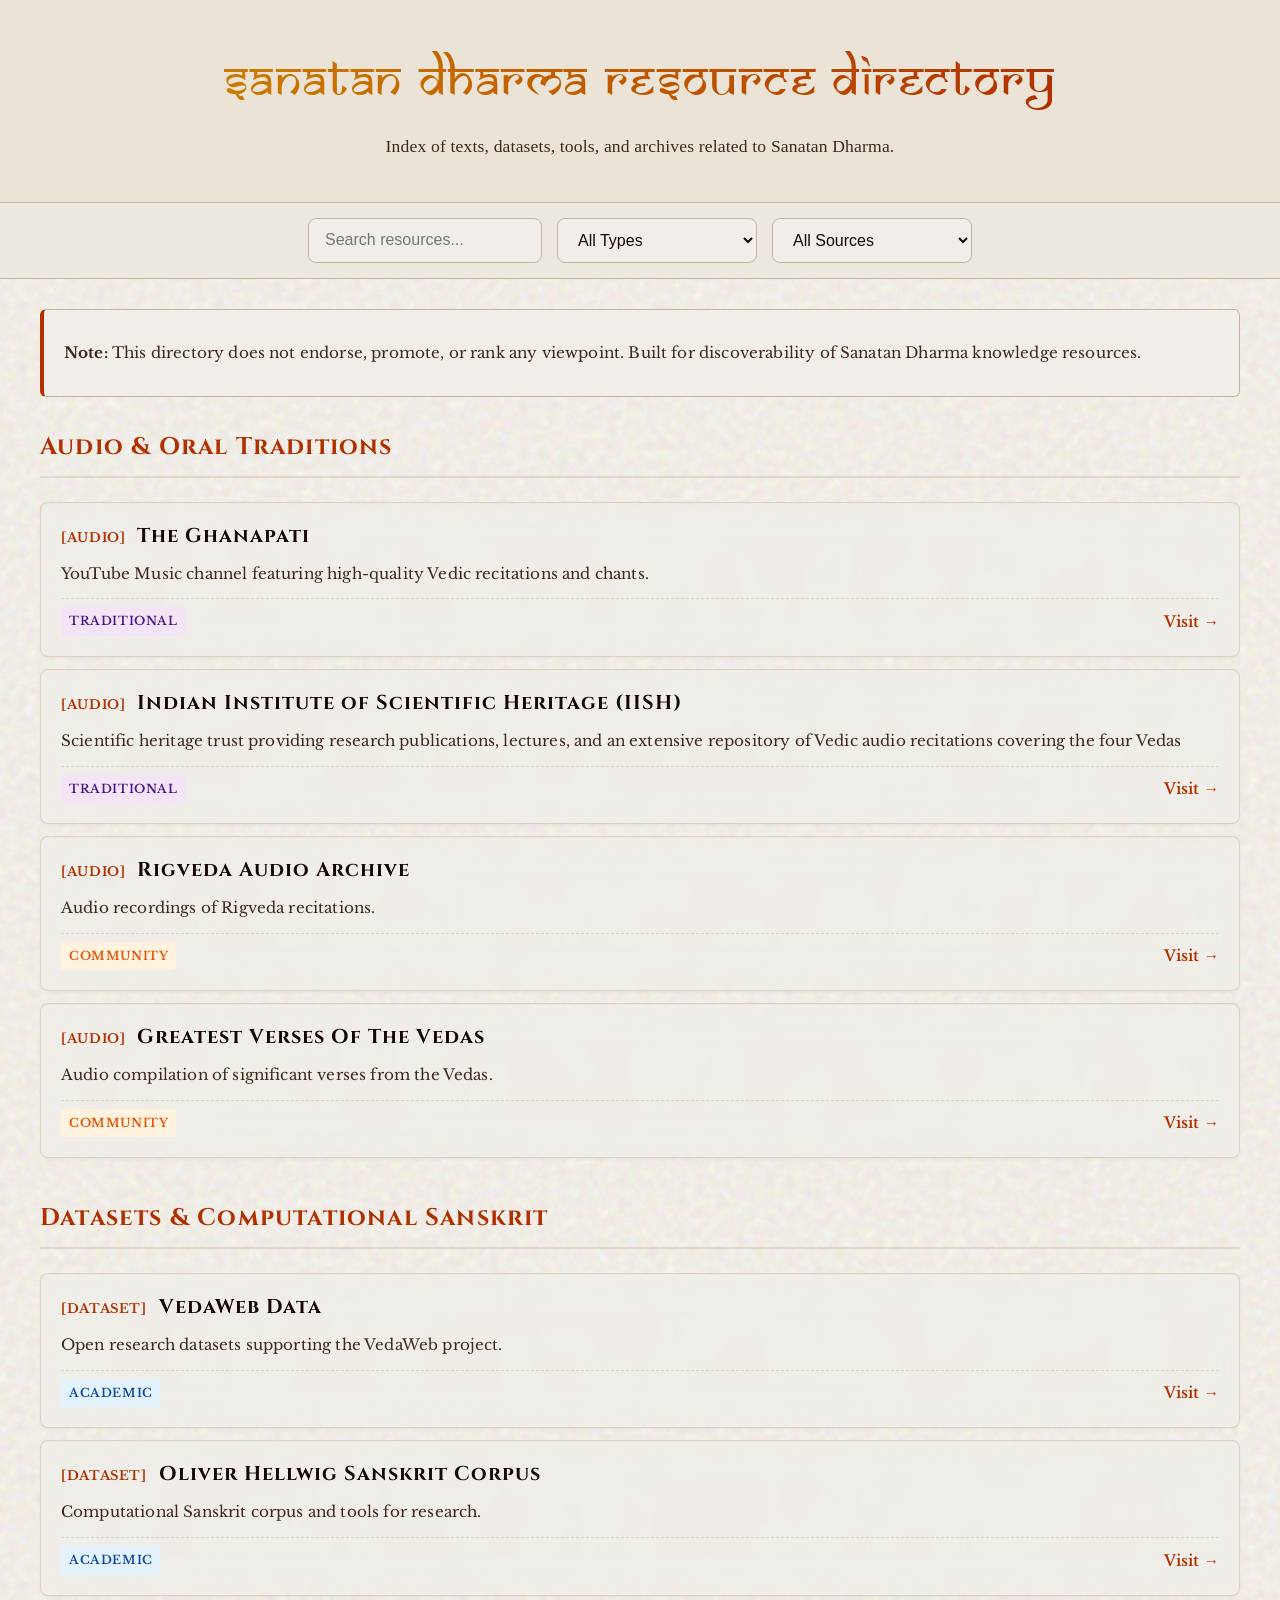
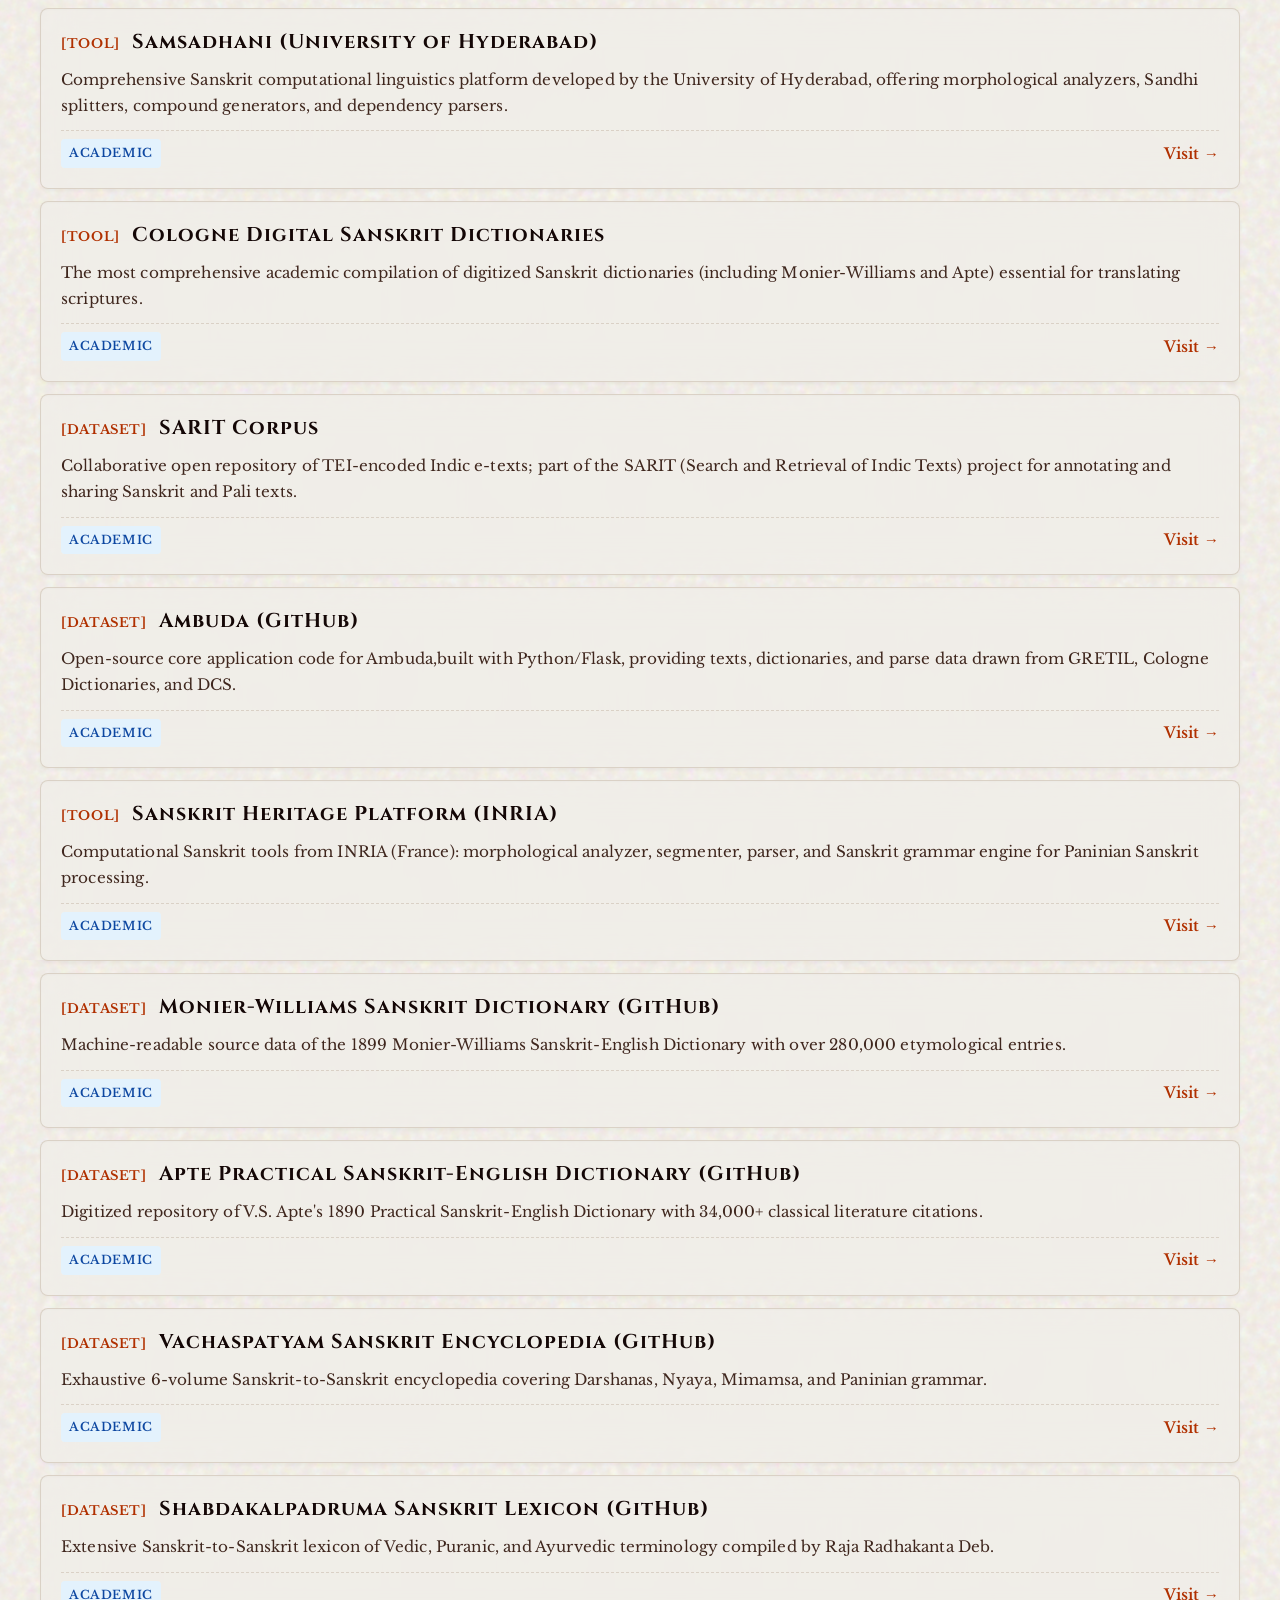
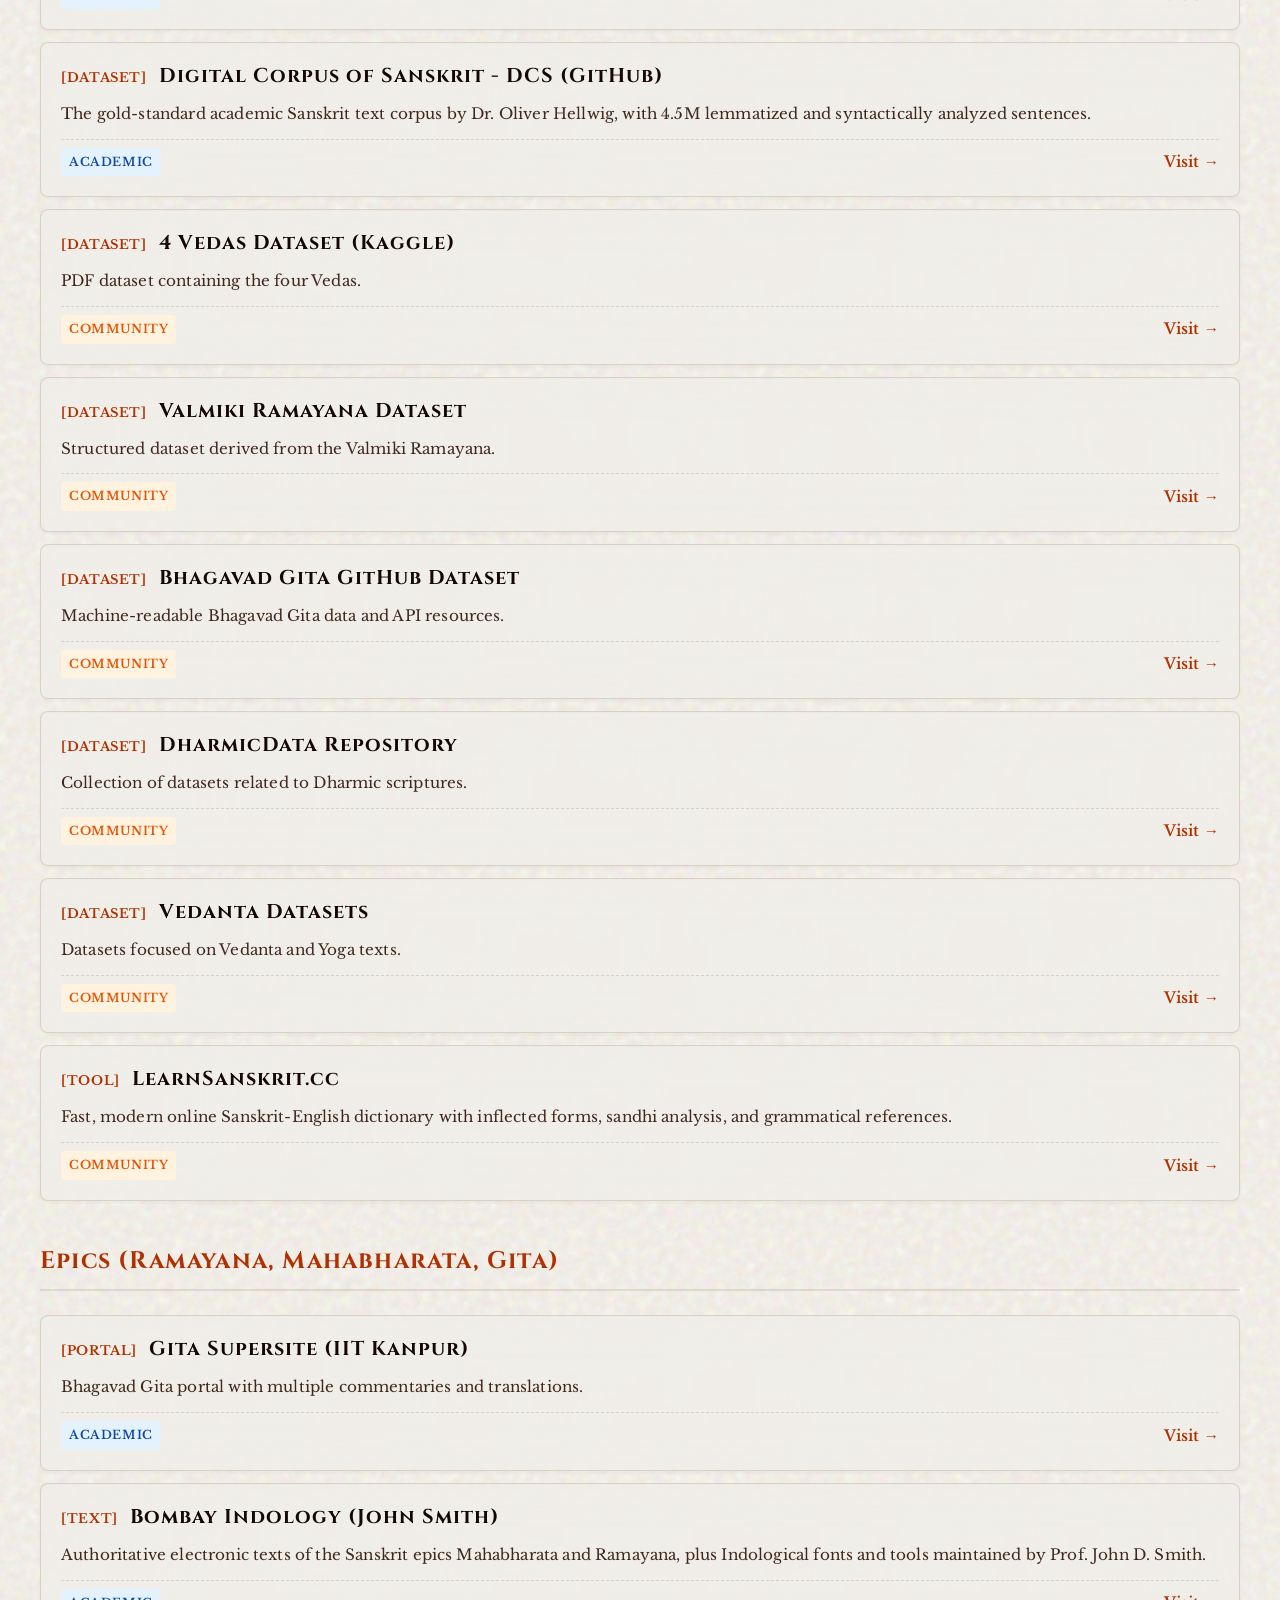
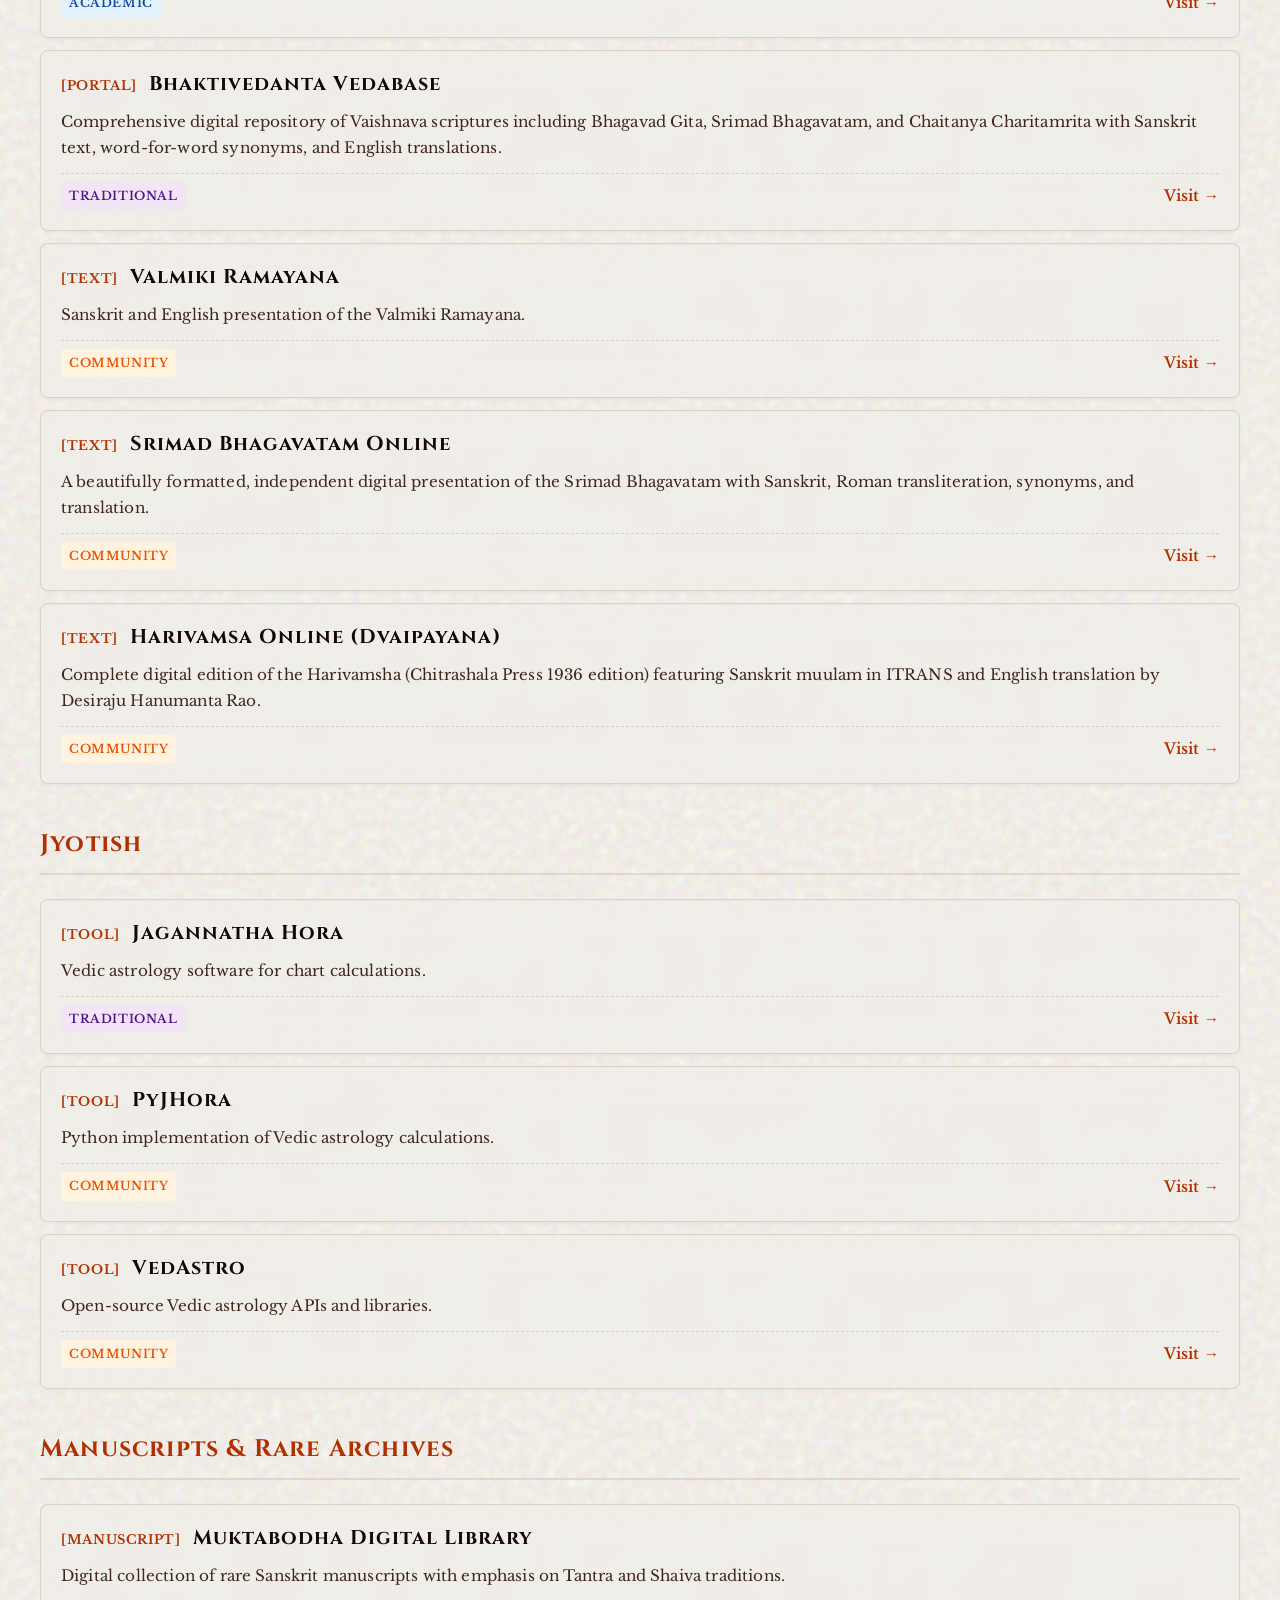
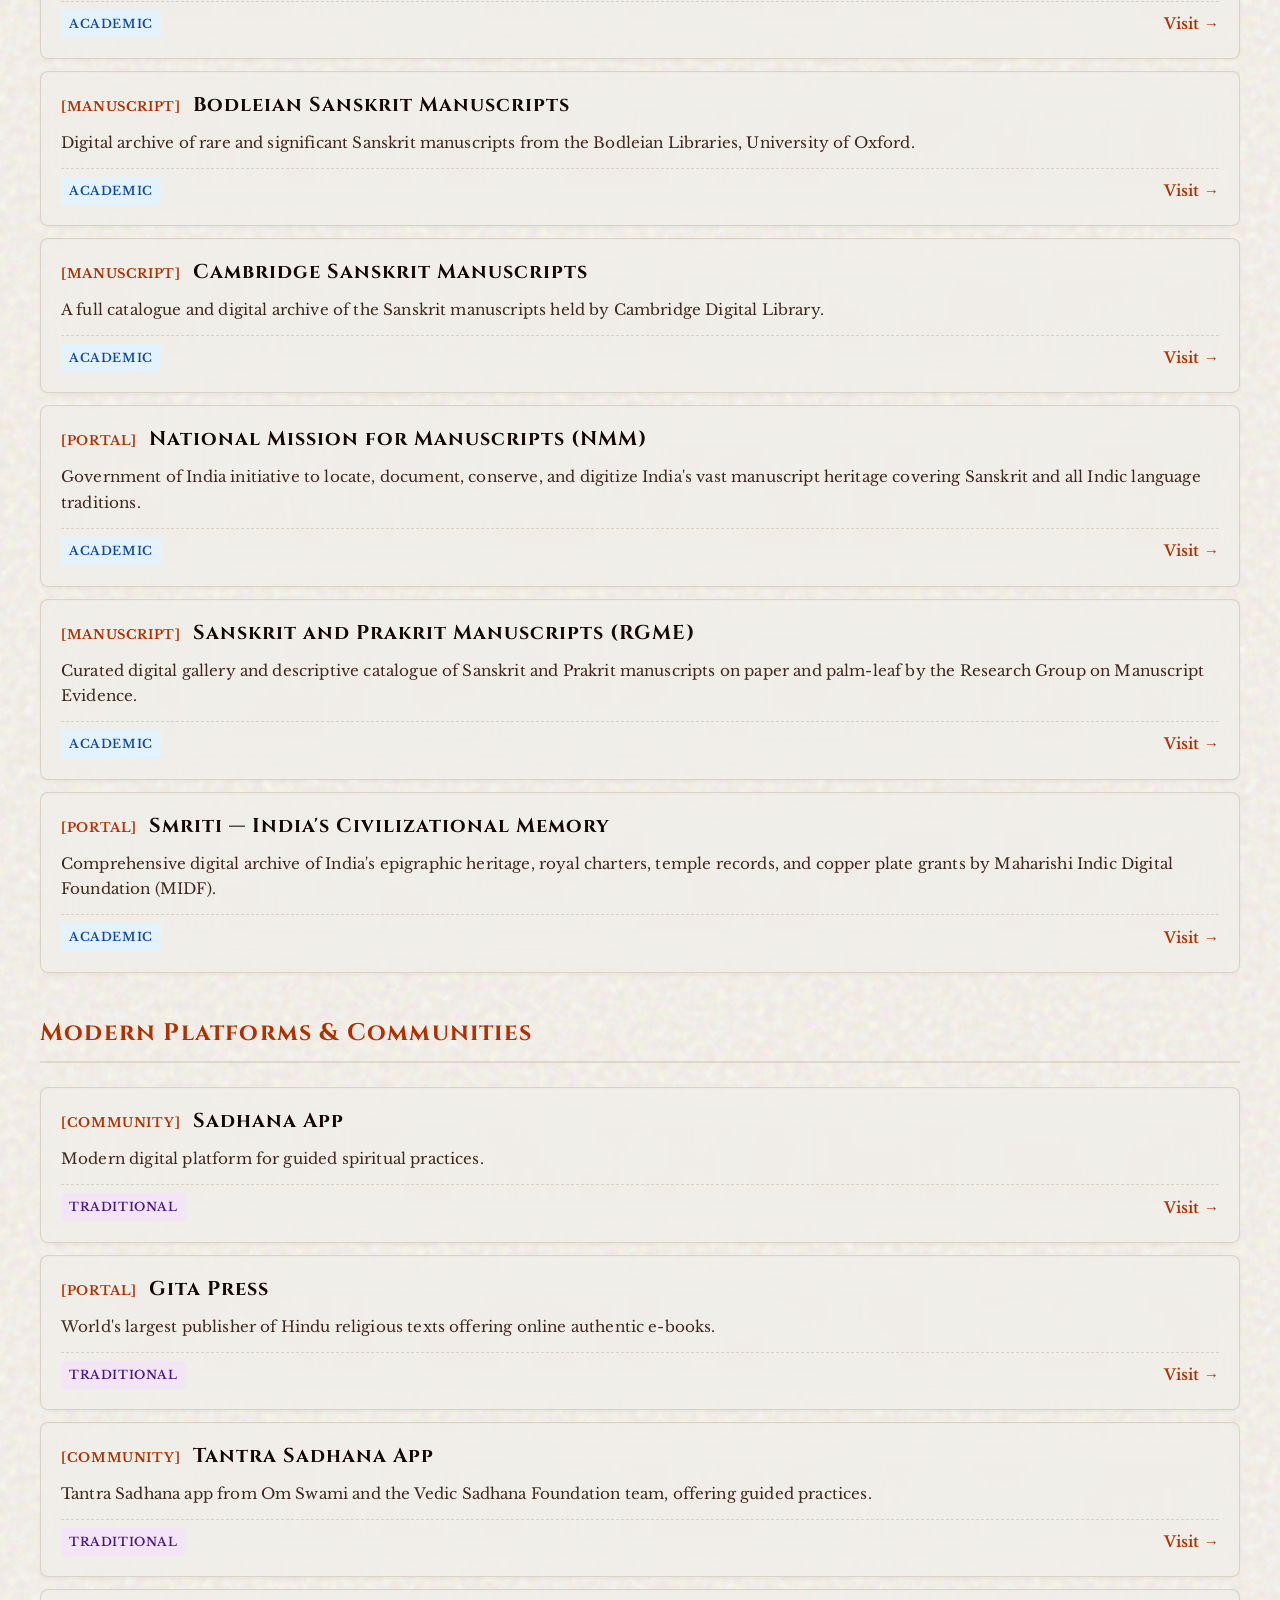
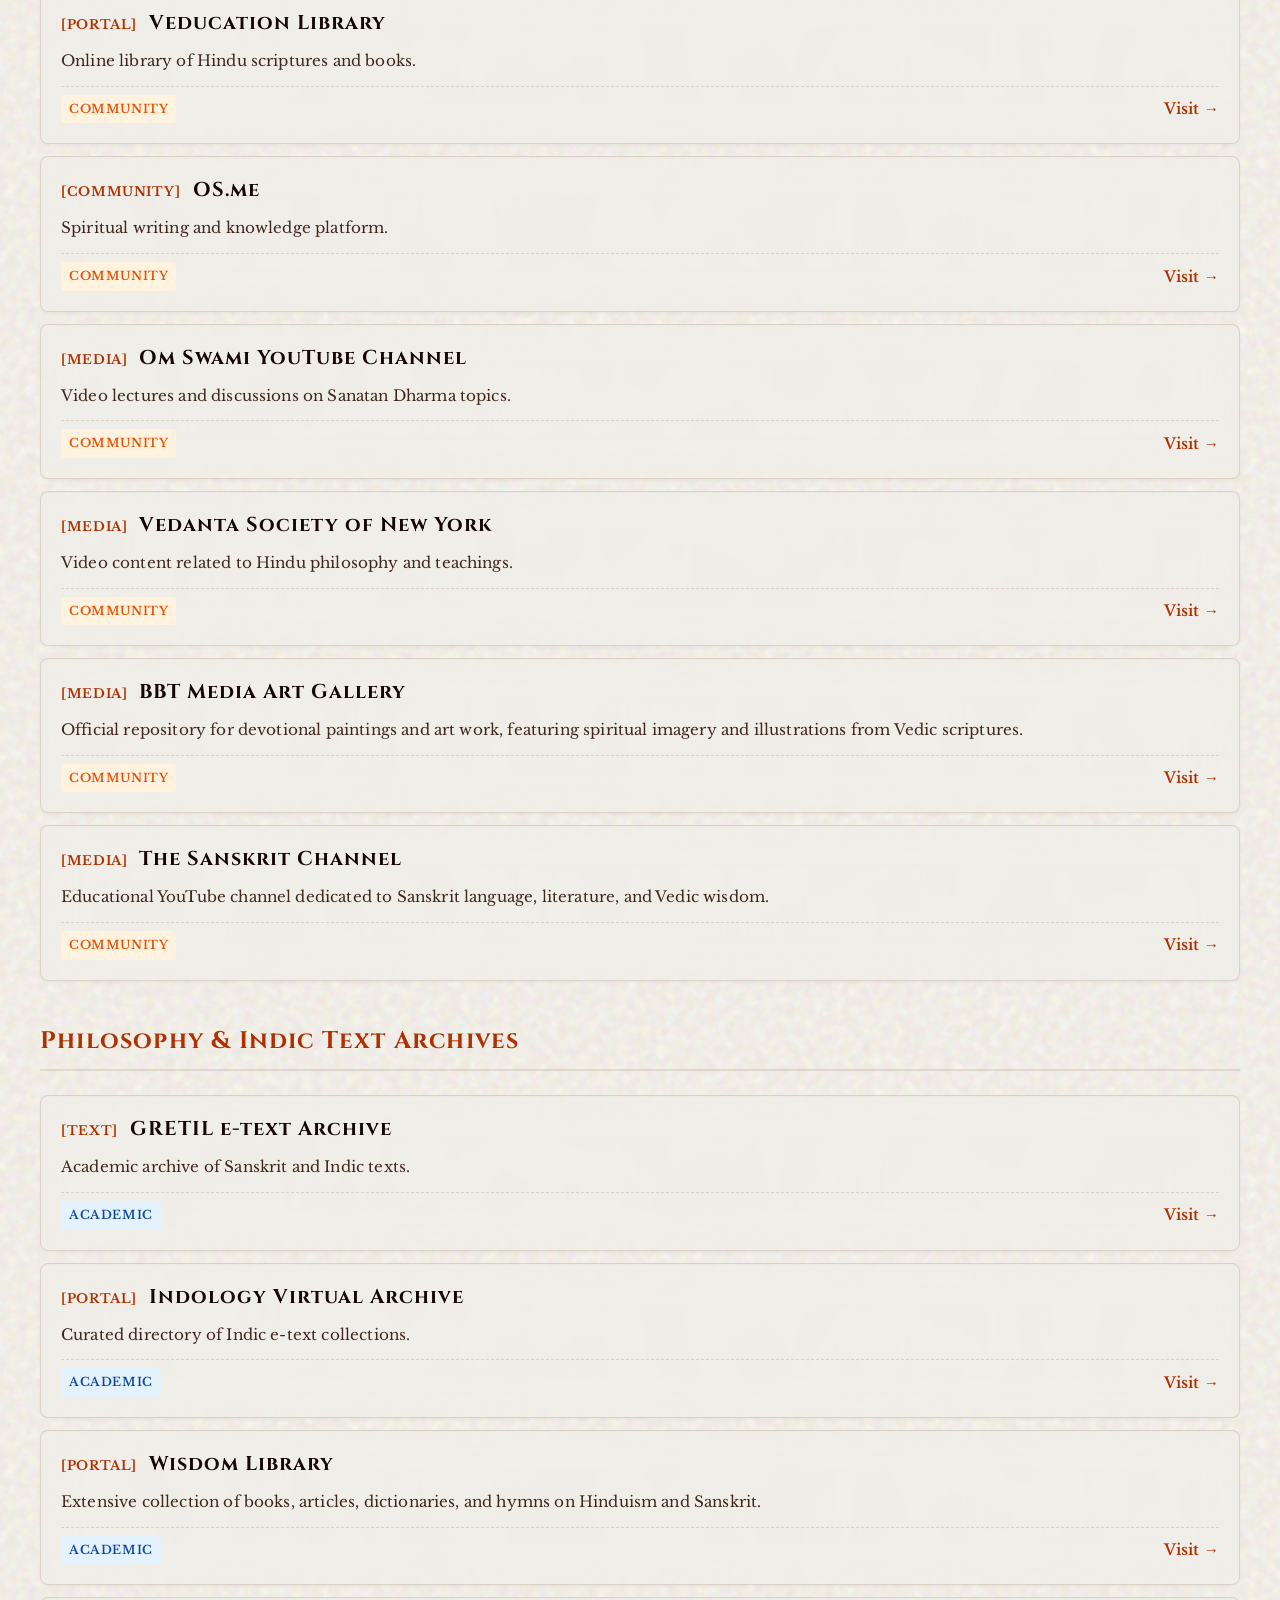
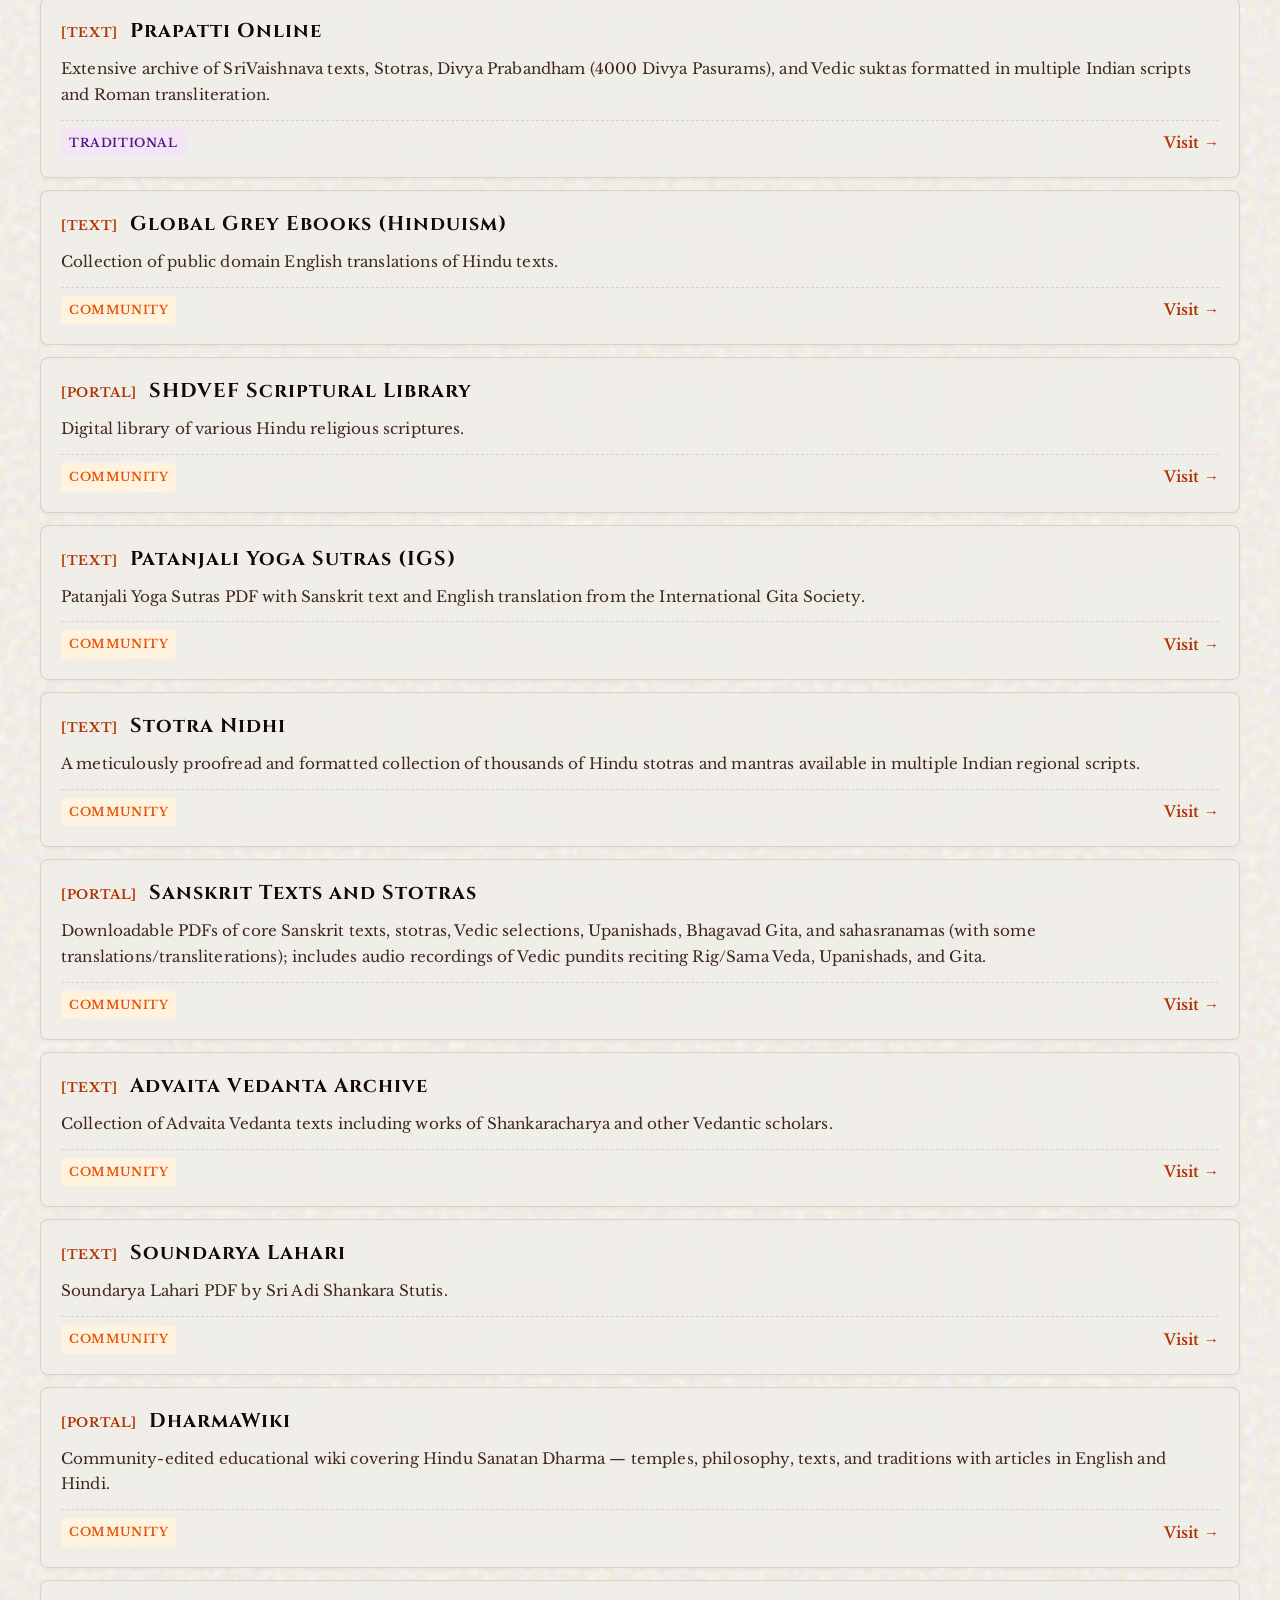
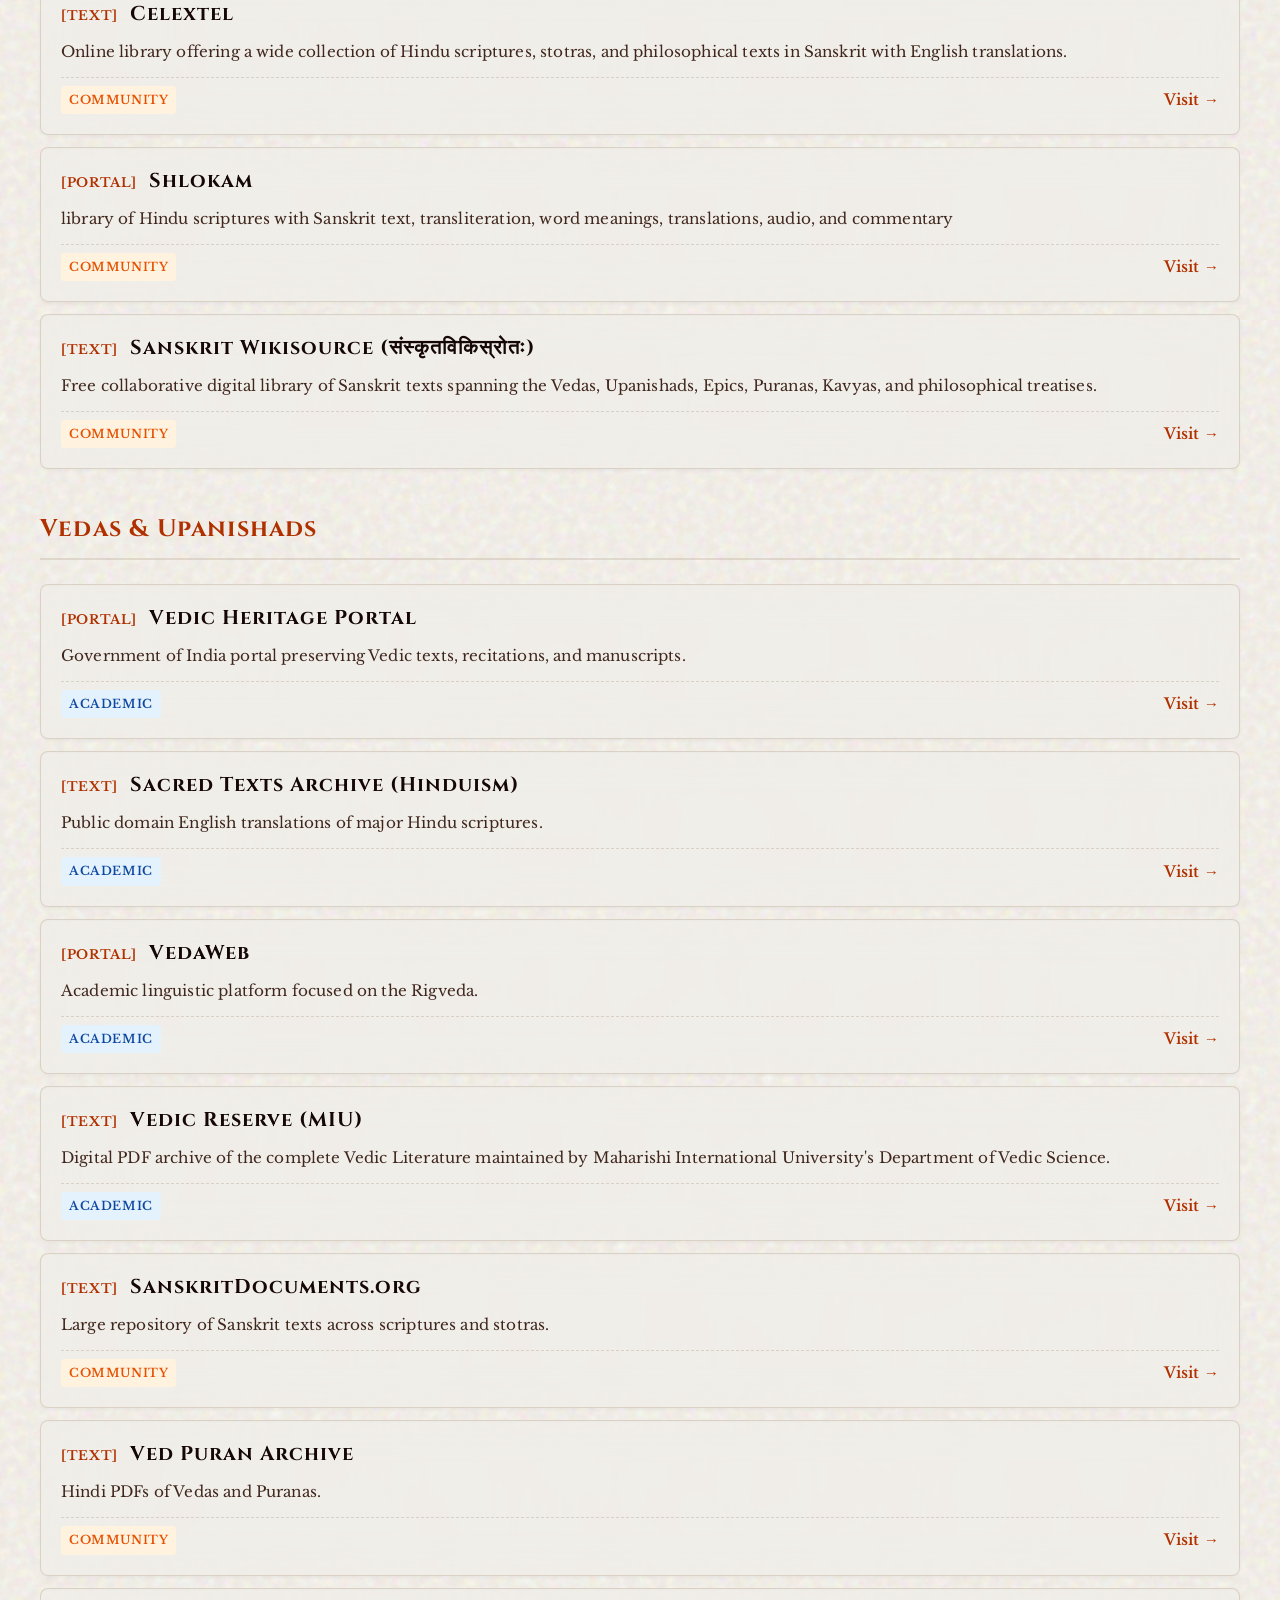
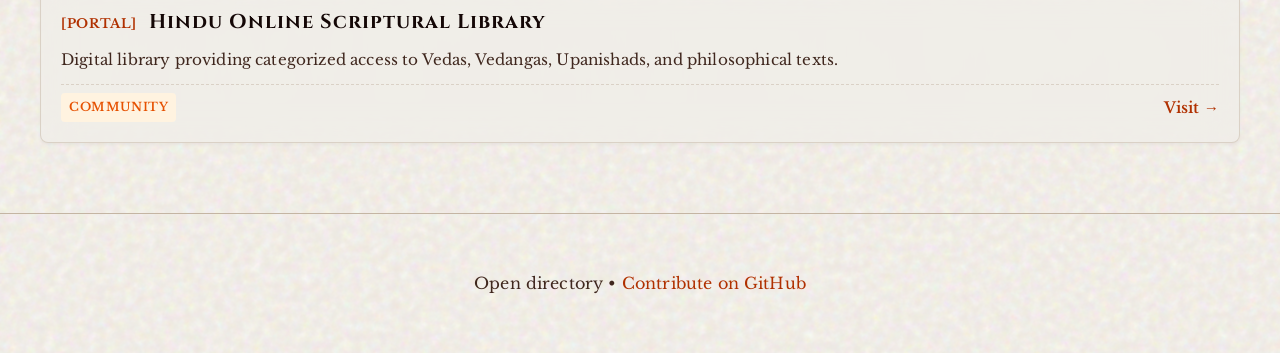
<file: index.html>
<!DOCTYPE html>
<html lang="en">
<head>
    <meta charset="UTF-8">
    <meta http-equiv="refresh" content="0; url=site/">
    <link rel="canonical" href="https://dhruvil-8.github.io/SanatanDharmaDirectory/site/">
    <title>Sanatan Dharma Resource Directory</title>
    <script>
        window.location.replace("site/" + window.location.search + window.location.hash);
    </script>
</head>
<body>
    <p>Redirecting to <a href="site/">Sanatan Dharma Resource Directory</a>...</p>
</body>
</html>
</file>
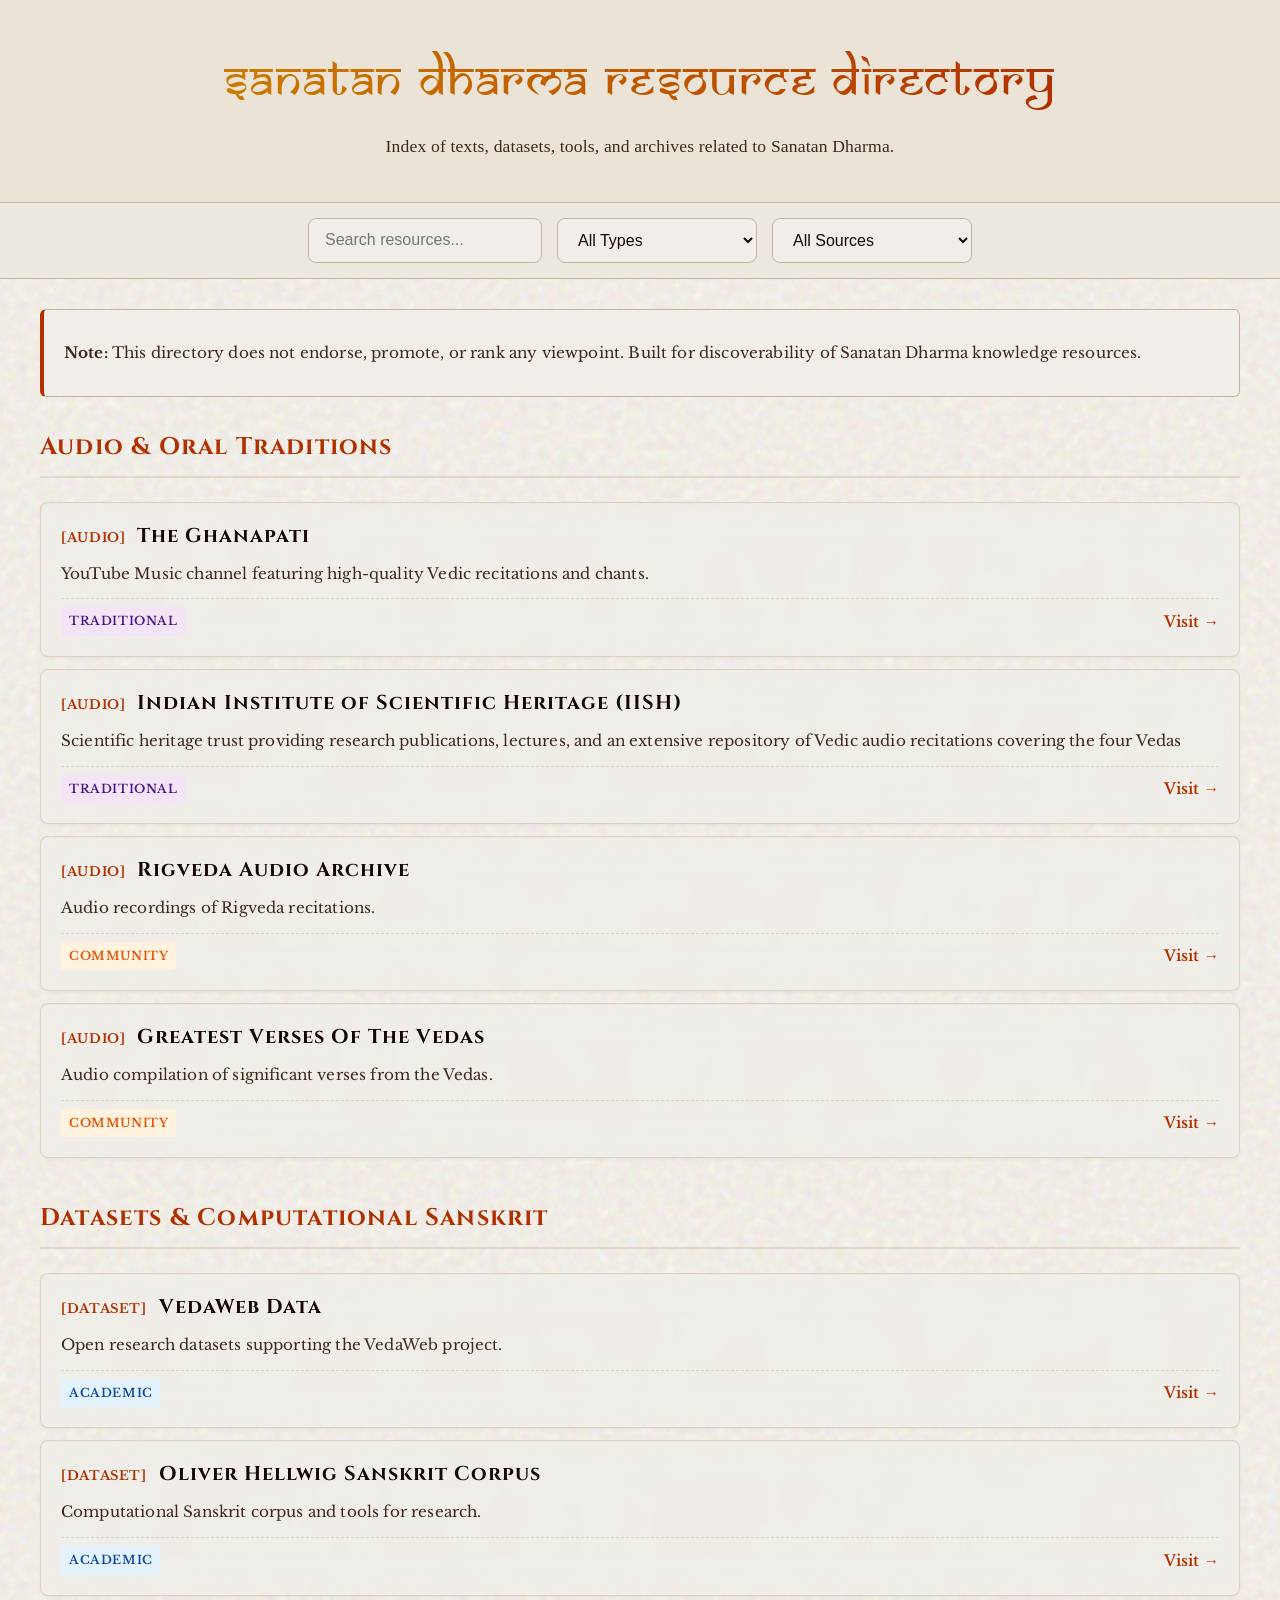
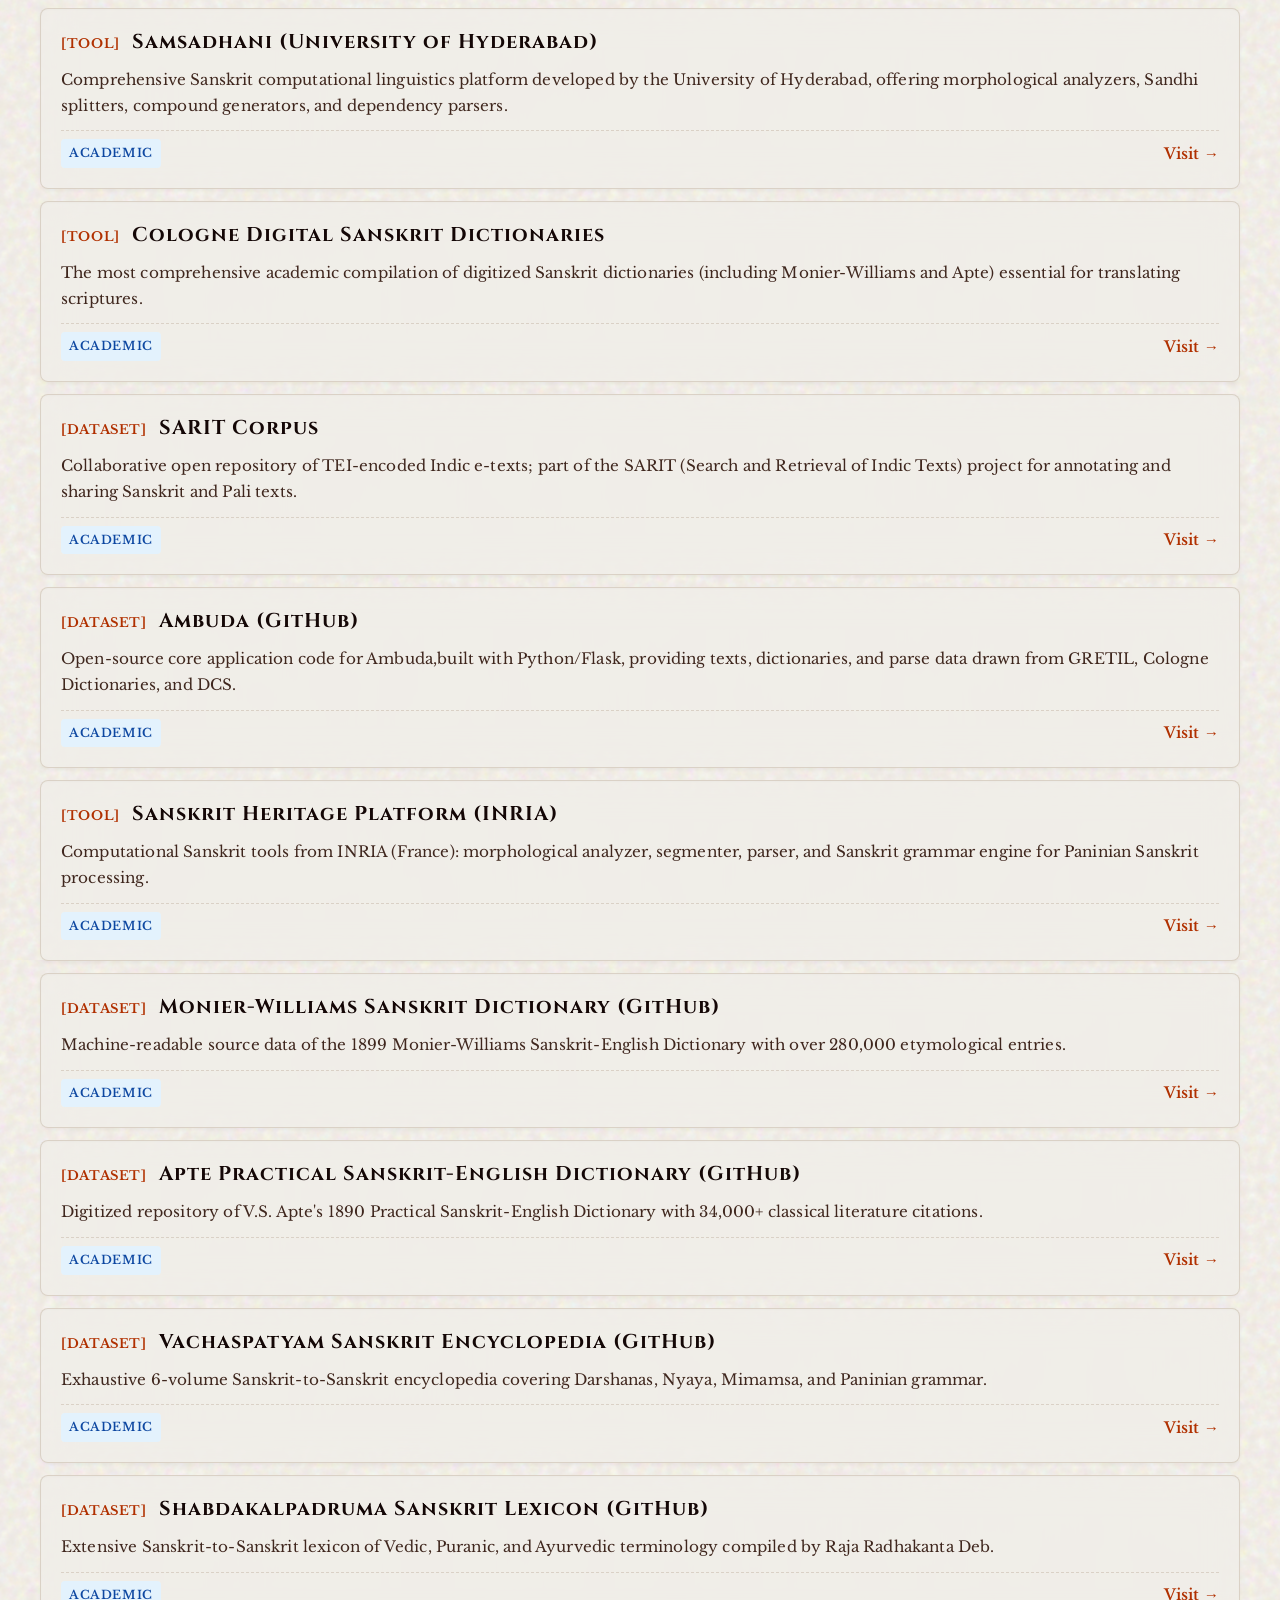
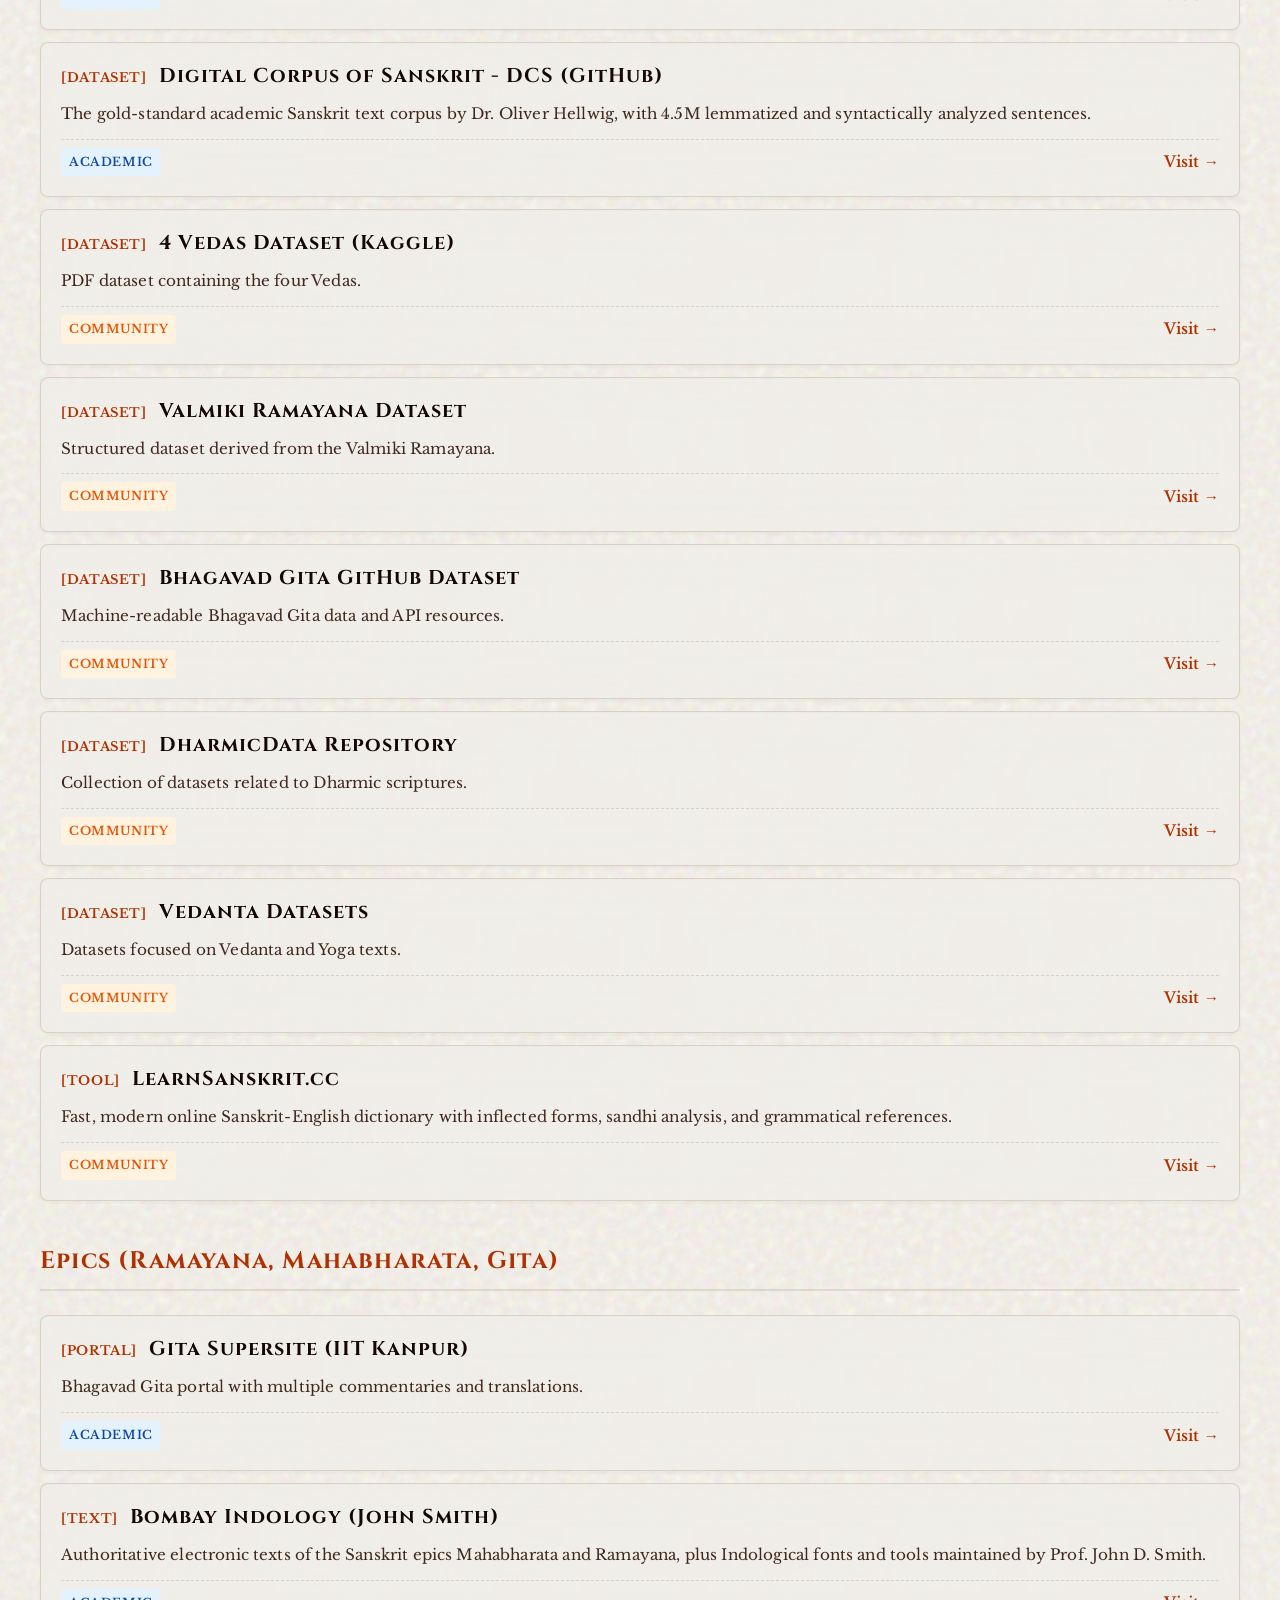
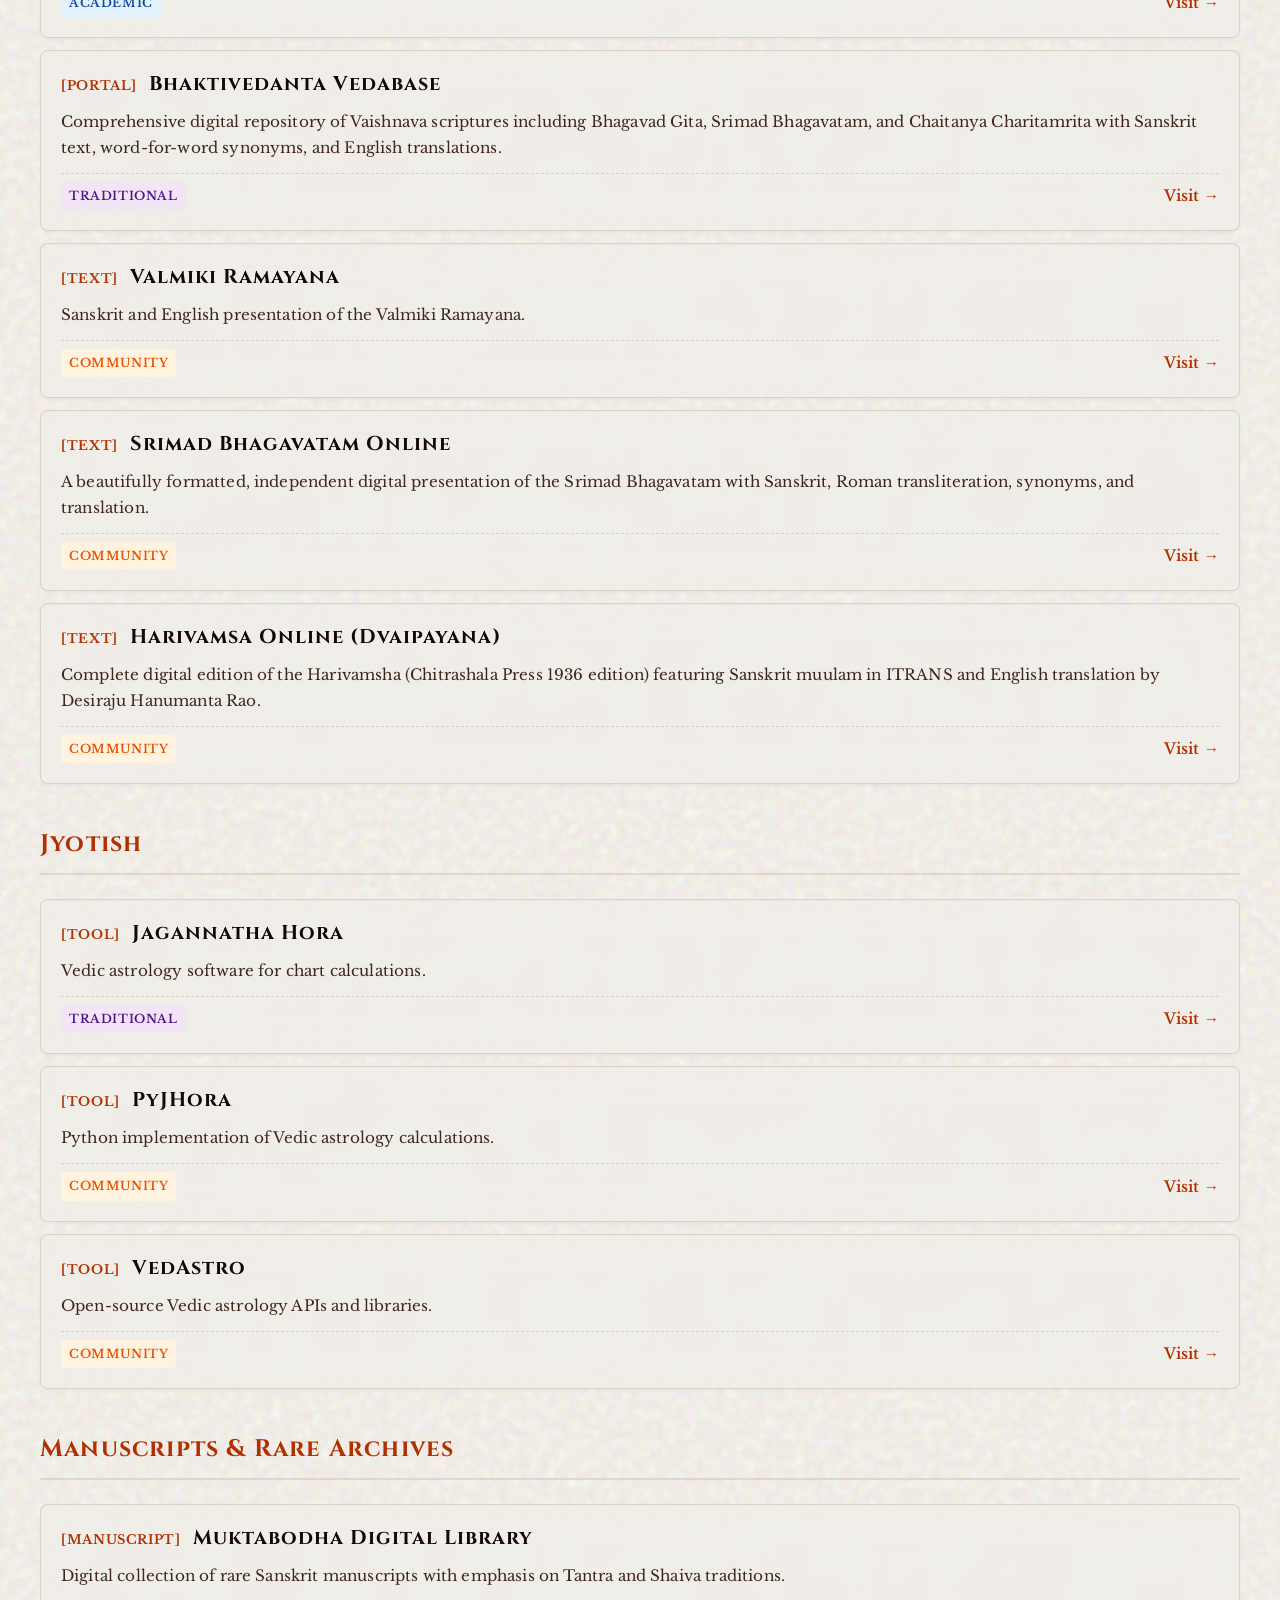
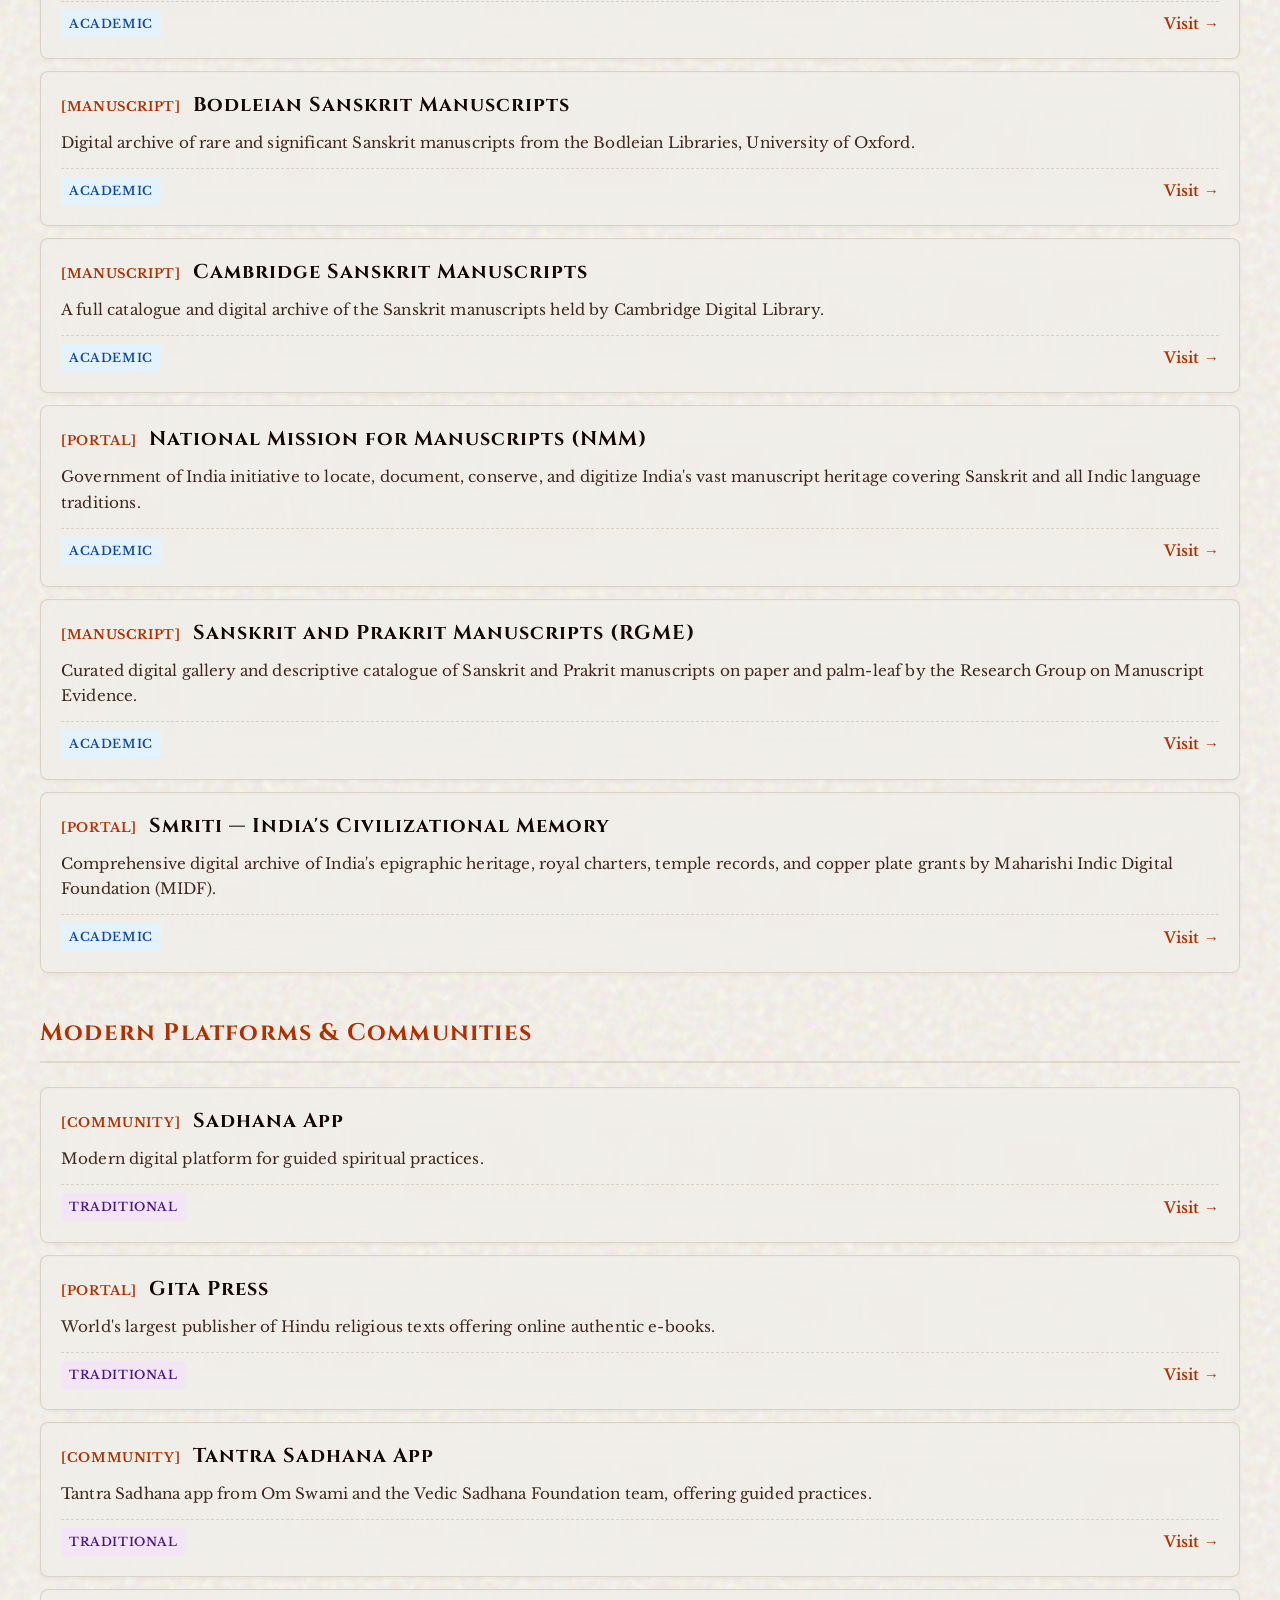
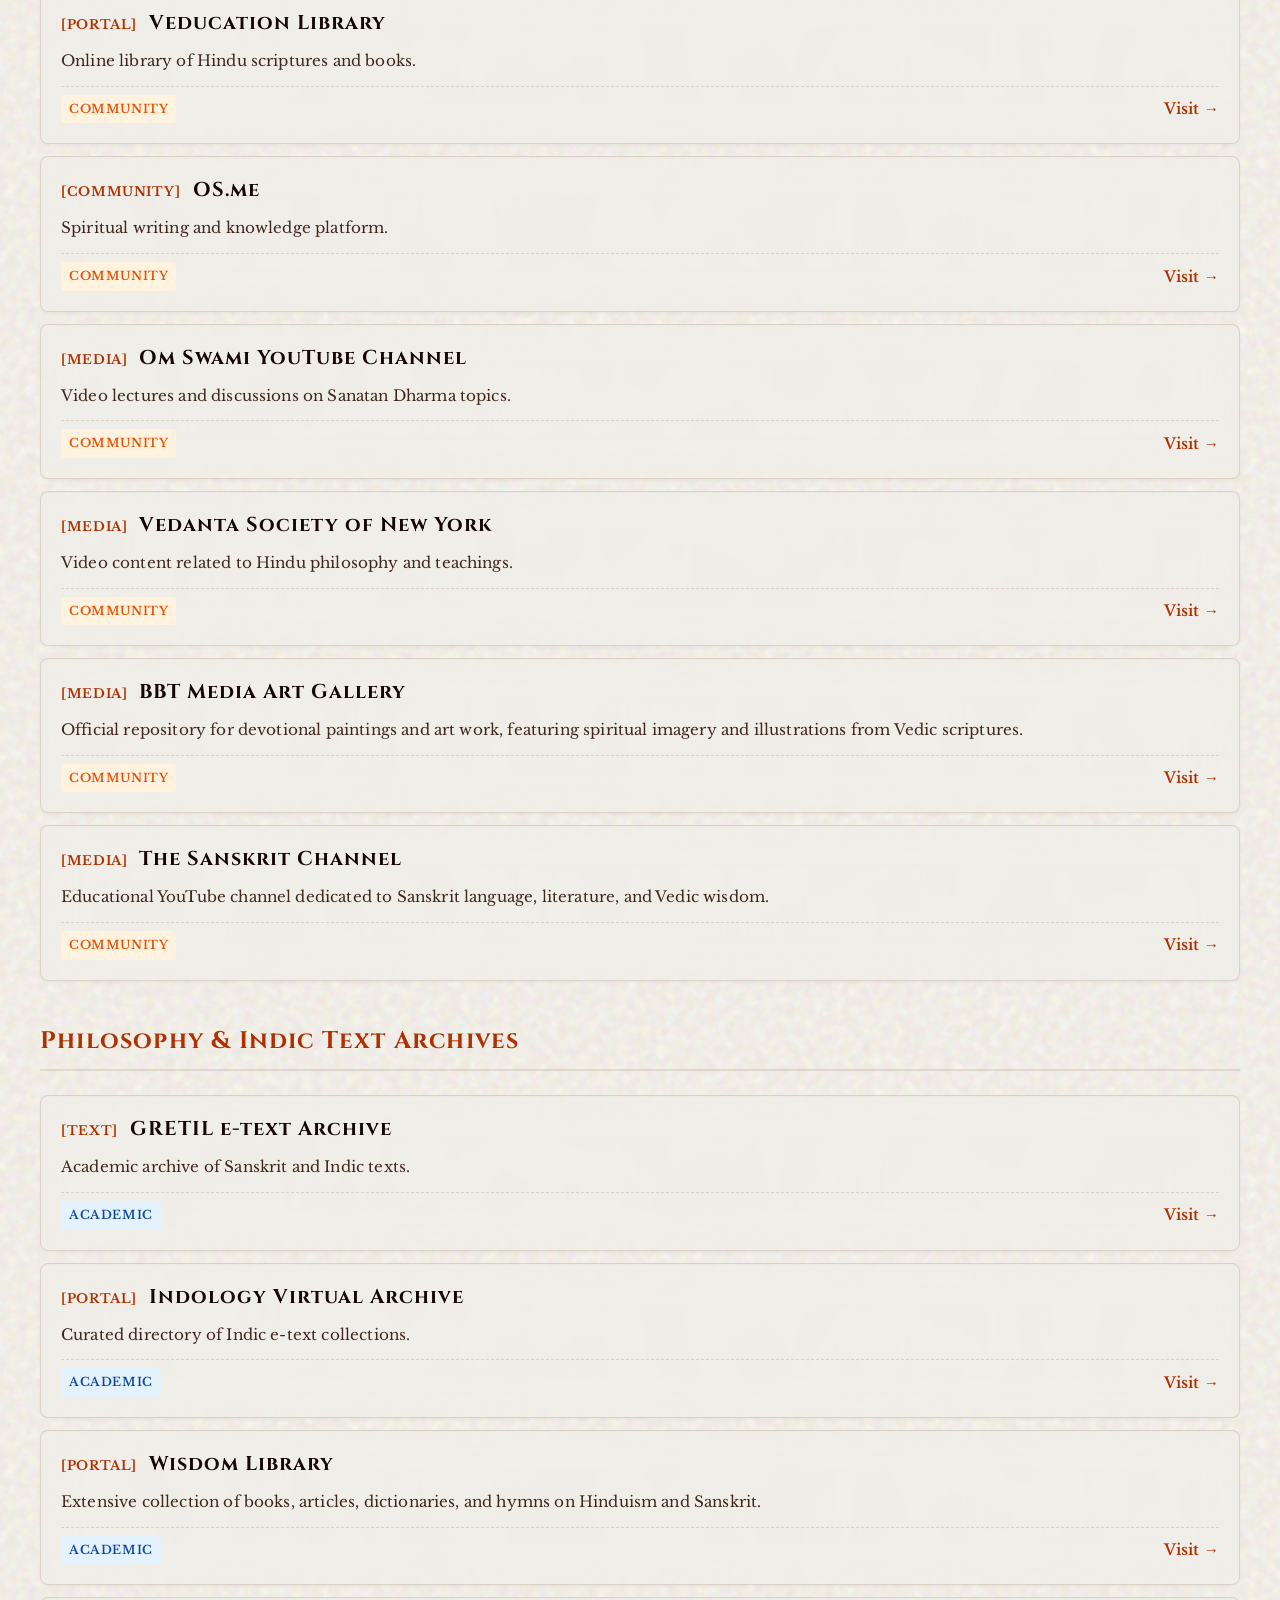
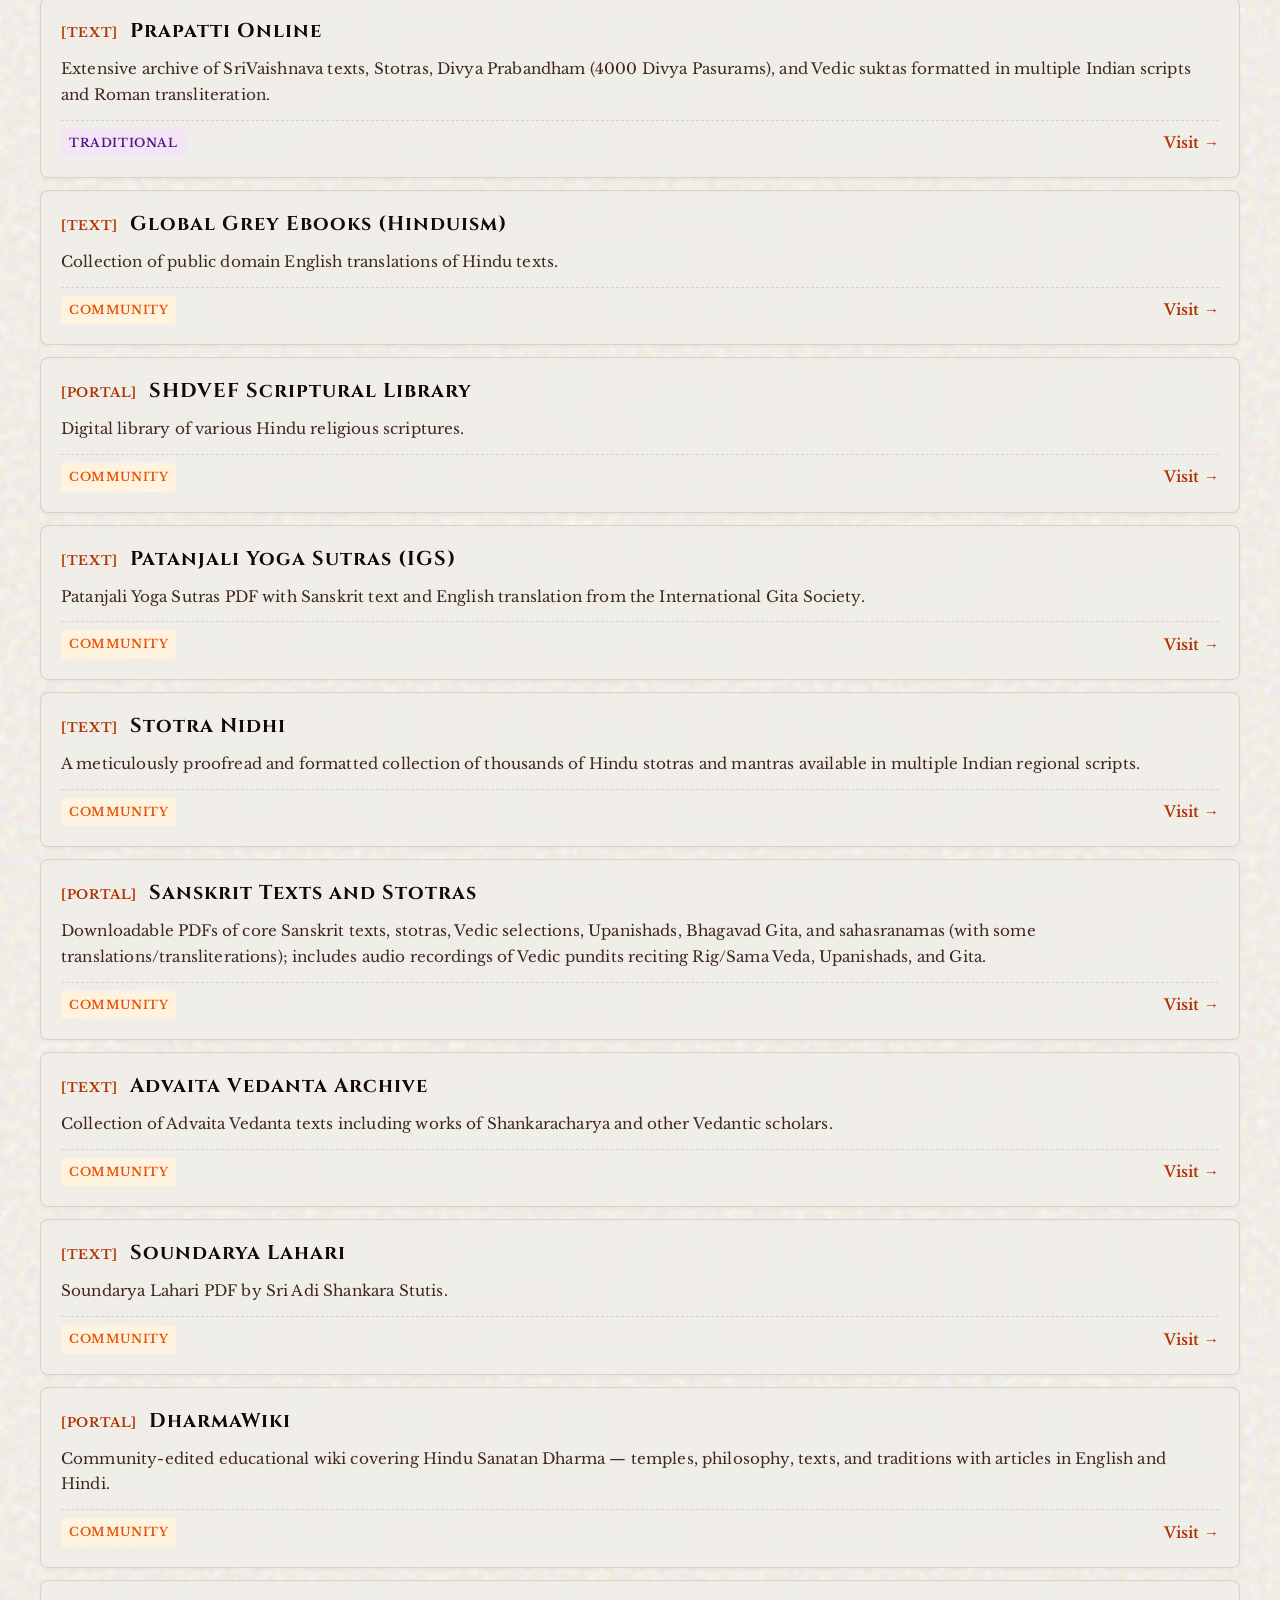
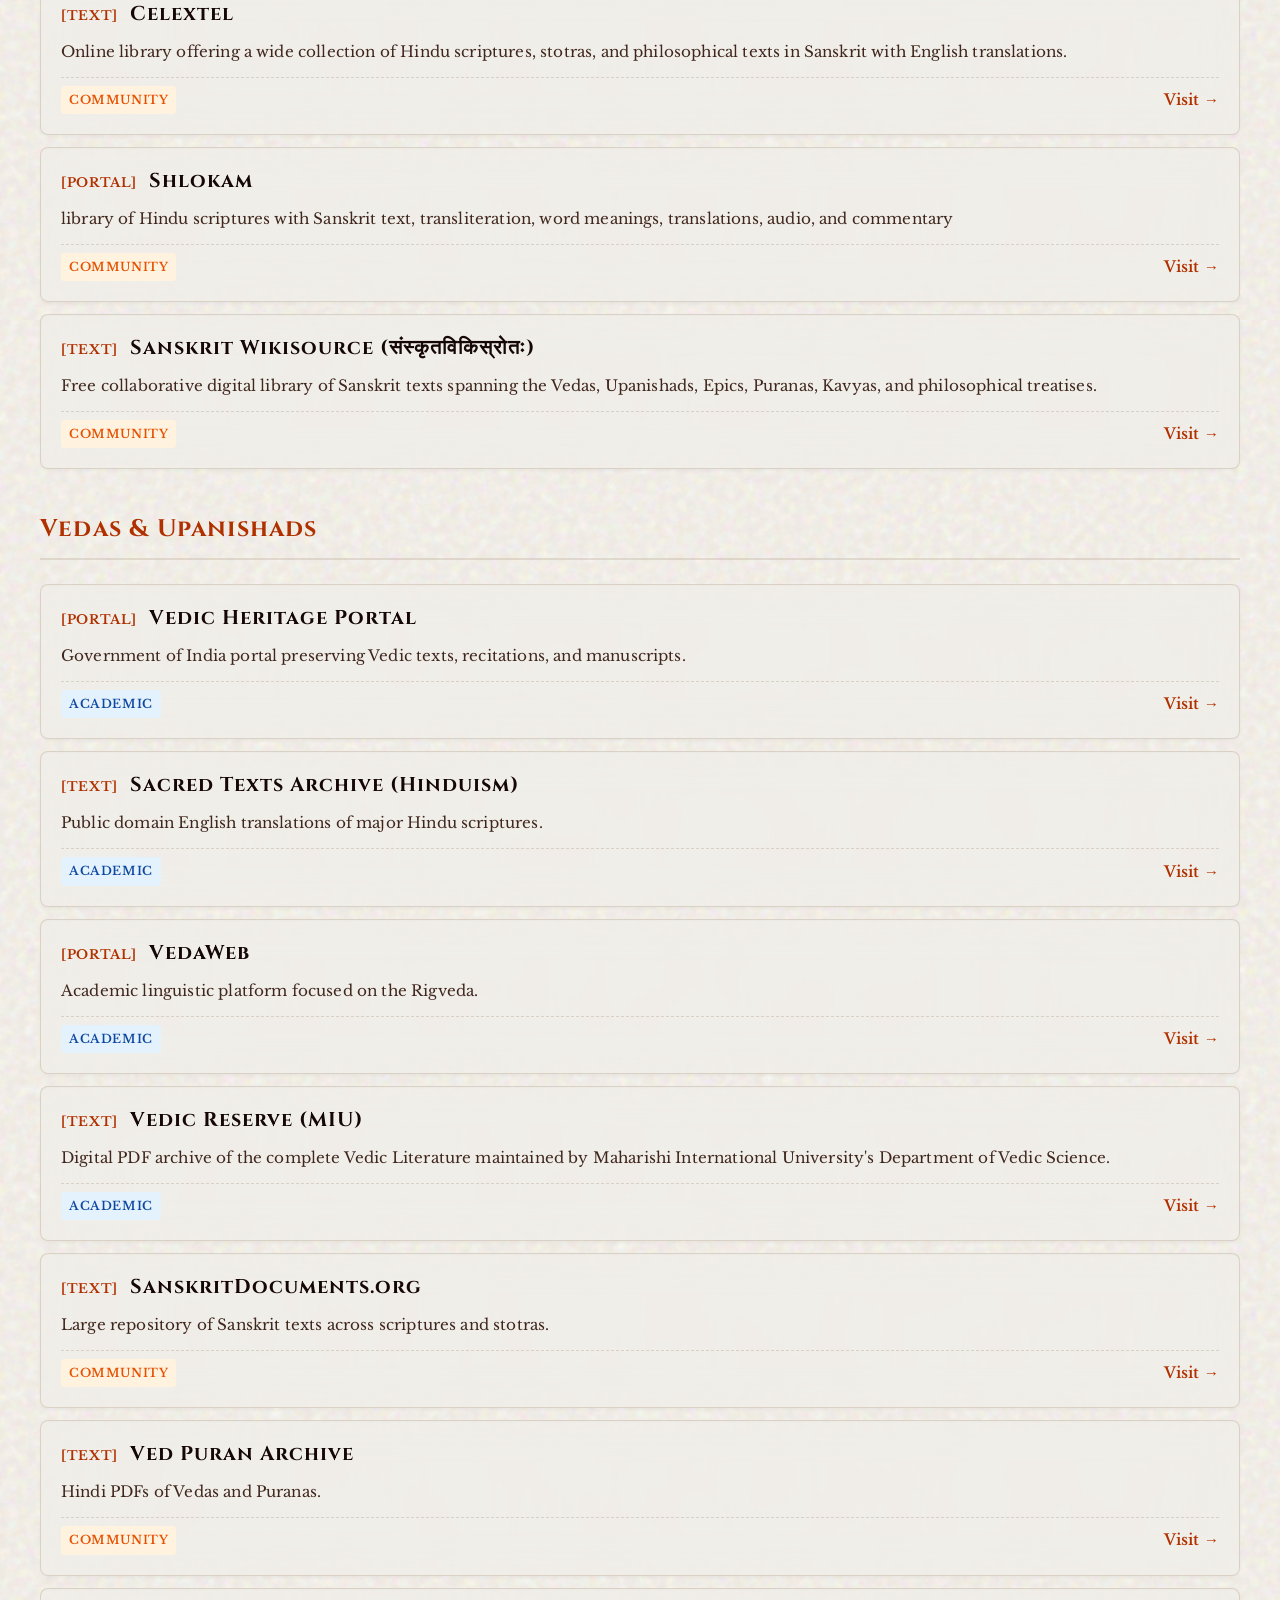
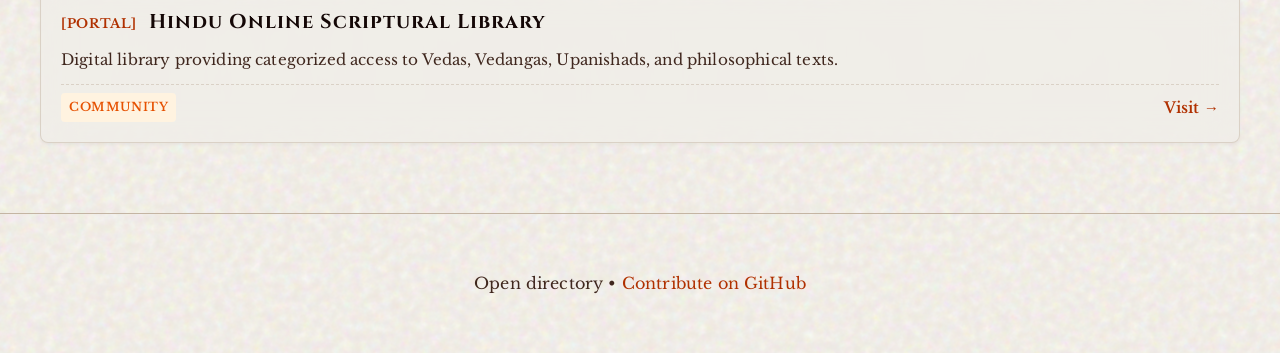
<file: site/index.html>
<!DOCTYPE html>
<html lang="en">

<head>
    <meta charset="UTF-8" />
    <meta name="viewport" content="width=device-width, initial-scale=1.0">
    <title>Sanatan Dharma Resource Directory</title>
    <meta name="description" content="Index of Hindu scriptures, Sanskrit datasets, and Indic knowledge archives.">
    <meta name="keywords" content="Sanatan Dharma, Hinduism, Vedas, Upanishads, Sanskrit, Indic knowledge, datasets, texts, archives">
    <meta name="google-site-verification" content="KAcE5TMLpTpCpFi4t-h-RpigySy2XboQ63TTwk7dxRQ" />
    <link rel="canonical" href="https://dhruvil-8.github.io/SanatanDharmaDirectory/site/" />

    <!-- Open Graph / Social -->
    <meta property="og:type" content="website">
    <meta property="og:url" content="https://dhruvil-8.github.io/SanatanDharmaDirectory/site/">
    <meta property="og:title" content="Sanatan Dharma Resource Directory">
    <meta property="og:description"
        content="Index of Hindu scriptures, Sanskrit datasets, and Indic knowledge archives.">

    <!-- Twitter -->
    <meta property="twitter:card" content="summary_large_image">
    <meta property="twitter:url" content="https://dhruvil-8.github.io/SanatanDharmaDirectory/site/">
    <meta property="twitter:title" content="Sanatan Dharma Resource Directory">
    <meta property="twitter:description"
        content="Index of Hindu scriptures, Sanskrit datasets, and Indic knowledge archives.">

    <!-- JSON-LD Structured Data -->
    <script type="application/ld+json">
    {
      "@context": "https://schema.org",
      "@type": "WebSite",
      "name": "Sanatan Dharma Resource Directory",
      "url": "https://dhruvil-8.github.io/SanatanDharmaDirectory/site/",
      "description": "An open, neutral index of texts, datasets, tools, and archives related to Sanatan Dharma.",
      "potentialAction": {
        "@type": "SearchAction",
        "target": "https://dhruvil-8.github.io/SanatanDharmaDirectory/site/?q={search_term_string}",
        "query-input": "required name=search_term_string"
      }
    }
    </script>

    <link rel="preconnect" href="https://fonts.googleapis.com">
    <link rel="preconnect" href="https://fonts.gstatic.com" crossorigin>
    <link
        href="https://fonts.googleapis.com/css2?family=Cinzel:wght@400;500;600;700&family=Libre+Baskerville:wght@400;700&display=swap"
        rel="stylesheet">
    <link rel="icon" href="favicon.ico" sizes="any">
    <script src="app.js" defer></script>
    <link rel="stylesheet" href="styles.css" />
</head>

<body class="light-mode">
    <header class="header">
        <div class="header-content">
            <h1>Sanatan Dharma Resource Directory</h1>
            <p class="subtitle">
                Index of texts, datasets, tools, and archives related to Sanatan Dharma.
            </p>
        </div>
    </header>

    <section class="controls-container">
        <div class="controls">
            <input id="search" placeholder="Search resources..." aria-label="Search" />
            <select id="typeFilter" aria-label="Filter by Type">
                <option value="all">All Types</option>
                <option value="dataset">Datasets</option>
                <option value="text">Texts</option>
                <option value="portal">Portals</option>
                <option value="tool">Tools</option>
                <option value="audio">Audio</option>
                <option value="manuscript">Manuscripts</option>
                <option value="community">Communities</option>
                <option value="media">Media</option>
            </select>
            <select id="trustFilter" aria-label="Filter by Trust Level">
                <option value="all">All Sources</option>
                <option value="academic">Academic</option>
                <option value="traditional">Traditional</option>
                <option value="community">Community</option>
            </select>
        </div>
    </section>

    <main class="container">
        <div class="intro-box">
            <p><strong>Note:</strong> This directory does not endorse, promote, or rank
                any viewpoint. Built for discoverability of Sanatan Dharma knowledge resources.</p>
        </div>
        <div id="list" class="list-container"></div>
    </main>

    <footer>
        <p>Open directory • <a href="https://github.com/Dhruvil-8/SanatanDharmaDirectory">Contribute on GitHub</a></p>
    </footer>
</body>

</html>
</file>
<file: site/styles.css>
/* Base variables for light and dark modes */
:root {
    /* Fonts from VedicJyotish */
    --font-serif: "Libre Baskerville", serif;
    --font-heading: "Cinzel", serif;

    /* --- Vedic Color System (oklch) --- */
    --bg-color: oklch(0.93 0.012 80);
    --text-color: oklch(0.15 0.025 30);
    --text-muted: oklch(0.30 0.04 40);
    --card-bg: oklch(0.95 0.008 80);
    --card-border: oklch(0.78 0.03 70);
    --header-bg: oklch(0.92 0.02 85);
    --accent: oklch(0.5 0.18 45);
    /* primary */
    --accent-secondary: oklch(0.65 0.16 70);
    --badge-bg: oklch(0.88 0.01 80);
    --badge-text: oklch(0.15 0.025 30);

    /* Trust Colors - Light Mode */
    --trust-academic-bg: #e3f2fd;
    --trust-academic-text: #0d47a1;
    --trust-comm-bg: #fff3e0;
    --trust-comm-text: #e65100;
    --trust-trad-bg: #f3e5f5;
    --trust-trad-text: #4a148c;

    /* Vedic texture */
    --bg-texture: url("data:image/svg+xml,%3Csvg viewBox='0 0 200 200' xmlns='http://www.w3.org/2000/svg'%3E%3Cfilter id='n'%3E%3CfeTurbulence type='fractalNoise' baseFrequency='0.65' numOctaves='3' stitchTiles='stitch'/%3E%3C/filter%3E%3Crect width='100%25' height='100%25' filter='url(%23n)'/%3E%3C/svg%3E");
}

@font-face {
  font-family: 'Samarkan';
  src: url('../fonts/samarkan.TTF') format('truetype');
  font-weight: normal;
  font-style: normal;
}

body {
    font-family: var(--font-serif);
    margin: 0;
    background-color: var(--bg-color);
    color: var(--text-color);
    line-height: 1.7;
    letter-spacing: 0.01em;
    min-height: 100vh;
    background-image: var(--bg-texture);
    background-blend-mode: overlay;
}

@keyframes shimmer {
    from {
        background-position: 0% center;
    }

    to {
        background-position: 200% center;
    }
}

h1,
h2,
h3 {
    font-family: var(--font-heading);
    letter-spacing: 0.05em;
}

.header {
    padding: 40px 20px;
    background: var(--header-bg);
    border-bottom: 1px solid var(--card-border);
}

.header-content {
    max-width: 1200px;
    margin: 0 auto;
    display: flex;
    flex-direction: column;
    align-items: center;
    text-align: center;
    position: relative;
}

.header h1 {
    margin: 0 0 10px;
    font-family: 'Samarkan', sans-serif;
    font-size: 3rem;
    font-weight: normal;
    text-transform: uppercase;
    background: linear-gradient(to right, var(--accent-secondary), var(--accent), var(--accent-secondary));
    background-size: 200% auto;
    -webkit-background-clip: text;
    background-clip: text;
    -webkit-text-fill-color: transparent;
    animation: shimmer 8s linear infinite;
}

.subtitle {
    color: var(--text-muted);
    font-size: 1.1rem;
    max-width: 600px;
    margin: 0;
    font-family: 'Yatra One', cursive;
}

/* Removed .btn-theme styles */

.controls-container {
    background: var(--bg-color);
    border-bottom: 1px solid var(--card-border);
    position: sticky;
    top: 0;
    z-index: 10;
    padding: 15px 20px;
}

.controls {
    max-width: 1200px;
    margin: 0 auto;
    display: flex;
    gap: 15px;
    justify-content: center;
    flex-wrap: wrap;
}

.controls input,
.controls select {
    padding: 12px 16px;
    border: 1px solid var(--card-border);
    border-radius: 8px;
    background: var(--card-bg);
    color: var(--text-color);
    font-size: 1rem;
    outline: none;
    min-width: 200px;
    transition: border-color 0.2s;
}

.controls input:focus,
.controls select:focus {
    border-color: var(--accent);
}

.container {
    max-width: 1200px;
    margin: 0 auto;
    padding: 30px 20px;
}

.intro-box {
    background: var(--card-bg);
    border: 1px solid var(--card-border);
    border-left: 4px solid var(--accent);
    padding: 15px 20px;
    border-radius: 6px;
    margin-bottom: 30px;
    color: var(--text-muted);
    font-size: 0.95rem;
}

.list-container {
    display: flex;
    flex-direction: column;
    gap: 40px;
}

.category-section {
    display: flex;
    flex-direction: column;
    gap: 16px;
}

.category-header {
    font-size: 1.5rem;
    color: var(--accent);
    margin: 0 0 8px 0;
    padding-bottom: 8px;
    border-bottom: 2px solid color-mix(in oklch, var(--card-border) 40%, transparent);
    font-family: 'Cinzel', serif;
}

.category-items {
    display: flex;
    flex-direction: column;
    gap: 12px;
}

.list-item {
    background-color: color-mix(in oklch, var(--card-bg) 80%, transparent);
    backdrop-filter: blur(16px);
    -webkit-backdrop-filter: blur(16px);
    padding: 20px;
    border-radius: 8px;
    border: 1px solid color-mix(in oklch, var(--card-border) 50%, transparent);
    box-shadow: inset 0 1px 2px rgba(0, 0, 0, 0.02), 0 2px 4px -1px rgba(0, 0, 0, 0.05);
    display: flex;
    flex-direction: column;
    gap: 12px;
    transition: background-color 0.2s, border-color 0.2s;
}

.list-item:hover {
    background-color: color-mix(in oklch, var(--card-bg) 100%, transparent);
    border-color: color-mix(in oklch, var(--accent) 40%, transparent);
}

.list-header {
    display: flex;
    align-items: baseline;
    gap: 12px;
}

.list-item h3 {
    margin: 0;
    font-size: 1.25rem;
    color: var(--text-color);
    line-height: 1.3;
}

.type-label {
    font-size: 0.8rem;
    font-weight: 700;
    text-transform: uppercase;
    color: var(--accent);
    letter-spacing: 0.05em;
    min-width: fit-content;
}

.list-item p {
    color: var(--text-muted);
    font-size: 0.95rem;
    margin: 0;
}

.list-meta {
    display: flex;
    align-items: center;
    justify-content: space-between;
    flex-wrap: wrap;
    gap: 12px;
    padding-top: 8px;
    border-top: 1px dashed color-mix(in oklch, var(--card-border) 50%, transparent);
}

.badges {
    display: flex;
    gap: 8px;
    flex-wrap: wrap;
}

.badge {
    font-size: 0.75rem;
    padding: 4px 8px;
    border-radius: 4px;
    font-weight: 600;
    text-transform: uppercase;
    letter-spacing: 0.05em;
    background: var(--badge-bg);
    color: var(--badge-text);
}

/* Trust Badges styles */
.badge-academic {
    background: var(--trust-academic-bg);
    color: var(--trust-academic-text);
}

.badge-community {
    background: var(--trust-comm-bg);
    color: var(--trust-comm-text);
}

.badge-traditional {
    background: var(--trust-trad-bg);
    color: var(--trust-trad-text);
}

.list-meta span.origin-text {
    font-size: 0.85rem;
    color: var(--text-muted);
}

.list-meta a.visit-link {
    color: var(--accent);
    text-decoration: none;
    font-weight: 600;
    font-size: 0.95rem;
    display: inline-flex;
    align-items: center;
    gap: 4px;
}

.list-meta a.visit-link:hover {
    text-decoration: underline;
}

footer {
    text-align: center;
    padding: 40px 20px;
    color: var(--text-muted);
    border-top: 1px solid var(--card-border);
    margin-top: 40px;
}

footer a {
    color: var(--accent);
    text-decoration: none;
}

@media (max-width: 992px) {
    .controls {
        gap: 10px;
    }
    .controls input,
    .controls select {
        min-width: calc(50% - 10px);
        flex: 1;
    }
}

@media (max-width: 768px) {
    .header h1 {
        font-size: 1.8rem;
    }
    
    .subtitle {
        font-size: 1rem;
    }

    .container {
        padding: 20px 15px;
    }

    .list-item {
        padding: 15px;
    }

    .controls input,
    .controls select {
        min-width: 100%;
    }
    
    .list-header {
        flex-direction: column;
        align-items: flex-start;
        gap: 4px;
    }
}

@media (max-width: 480px) {
    .header h1 {
        font-size: 1.5rem;
    }
    
    .category-header {
        font-size: 1.3rem;
    }
}
</file>
